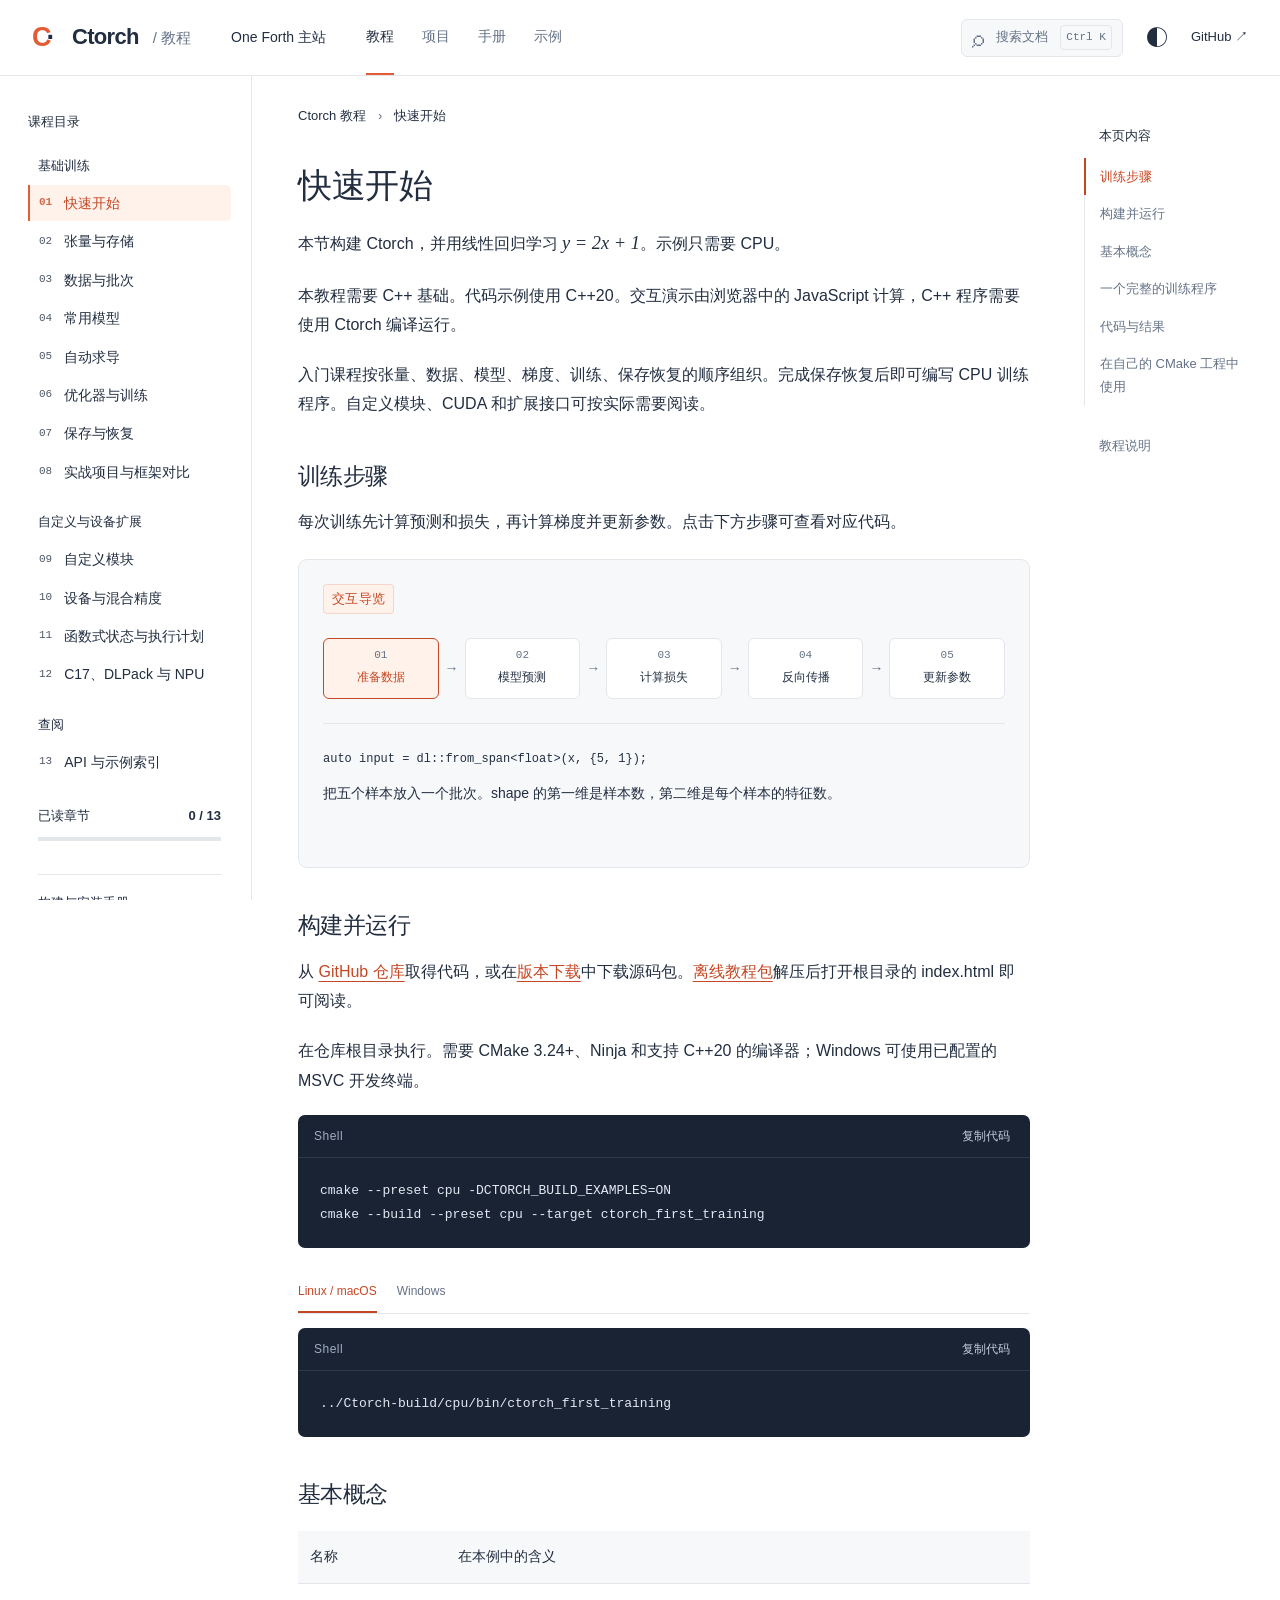
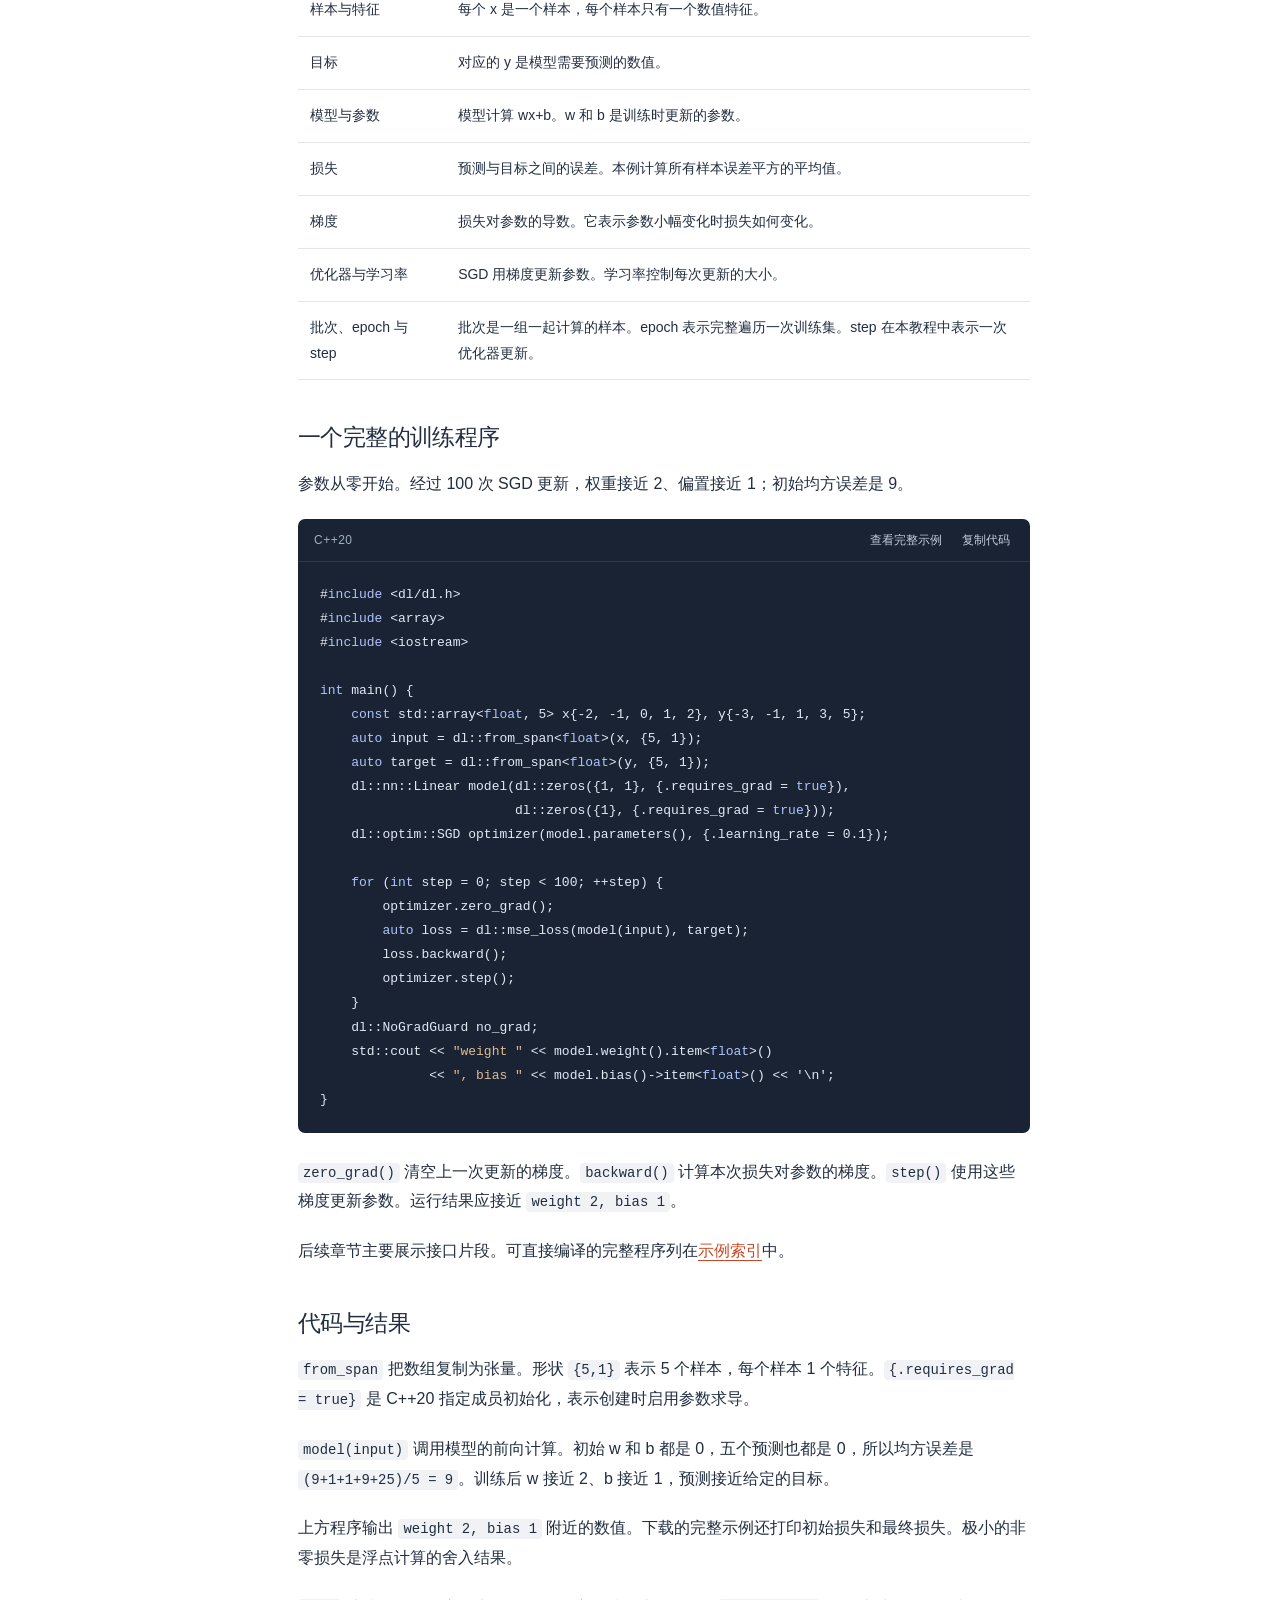
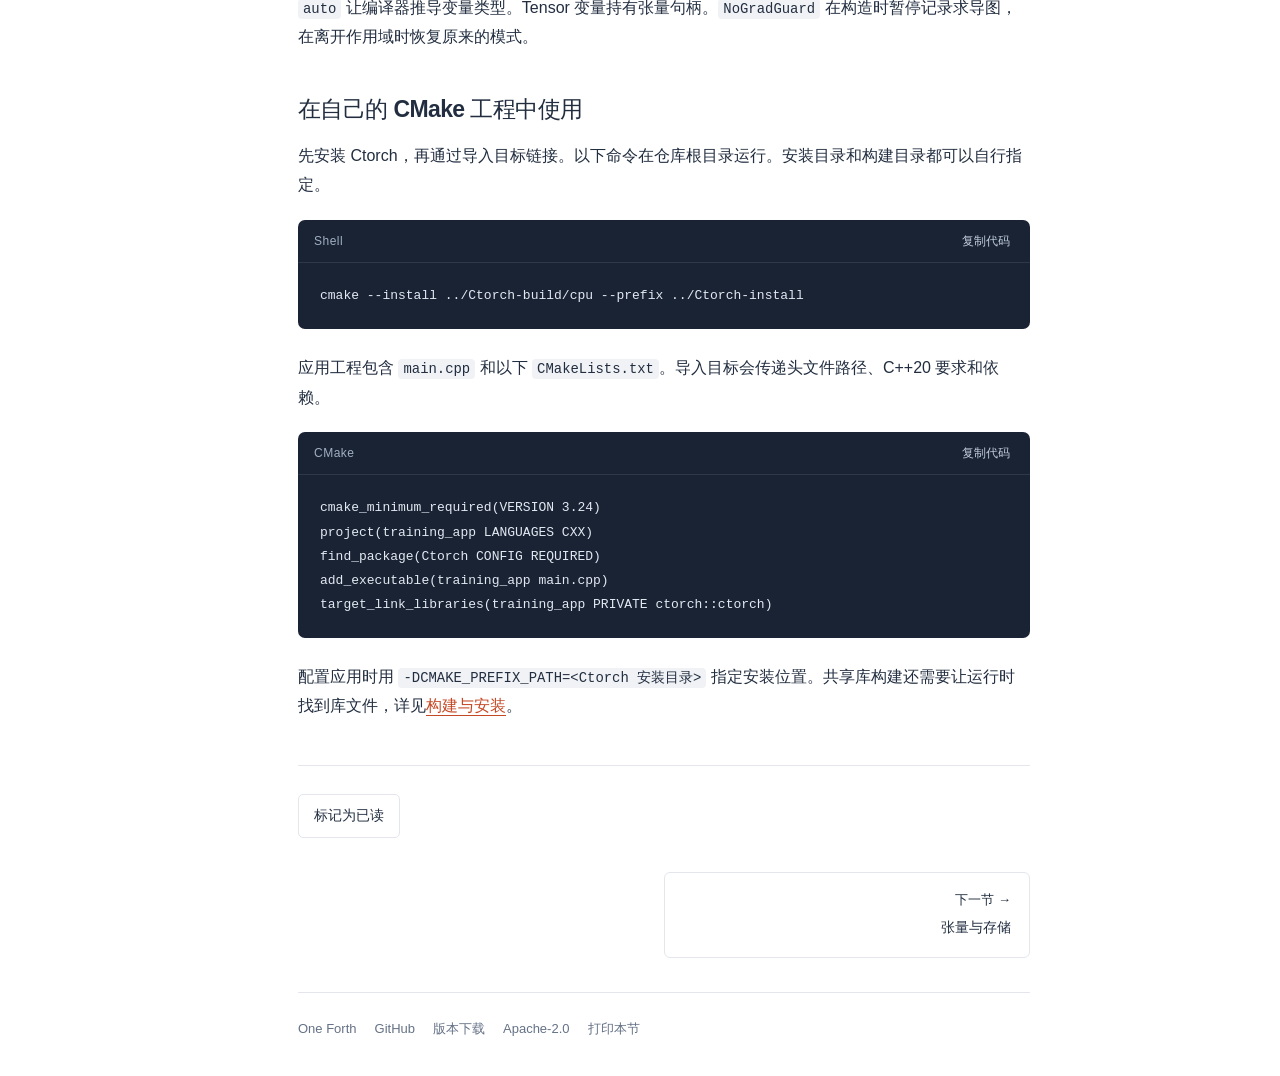
<file: docs/tutorial/index.html>
<!doctype html>
<html lang="zh-CN">
<head>
  <meta charset="utf-8">
  <meta name="viewport" content="width=device-width, initial-scale=1">
  <meta name="color-scheme" content="light dark">
  <meta name="description" content="Ctorch C++ 教程：张量、自动求导、数据加载、模型训练、保存恢复、设备和扩展。">
  <title>Ctorch 教程</title>
  <link rel="canonical" href="https://ctorch.one-forth.com/">
  <link rel="icon" href="data:,">
  <link rel="stylesheet" href="style.css">
  <script src="interface.js" defer></script>
  <script src="tutorial.js" defer></script>
</head>
<body>
  <a class="skip-link" href="#content">跳到正文</a>
  <header class="site-header">
    <button class="icon-button menu-button" id="menu" aria-label="打开课程目录" aria-controls="sidebar" aria-expanded="false">☰</button>
    <a class="brand" href="#quickstart" aria-label="Ctorch 教程首页"><span class="brand-mark" aria-hidden="true">C<span>·</span></span>Ctorch<span class="brand-section"> / 教程</span></a>
    <a class="home-link" href="https://one-forth.com" aria-label="返回 One Forth 主站"><span class="home-name">One Forth</span>主站</a>
    <nav class="top-links" aria-label="文档导航"><a href="#quickstart" class="current" aria-current="true">教程</a><a href="../projects/README.md">项目</a><a href="../README.md">手册</a><a href="../../examples/README.md">示例</a></nav>
    <div class="header-actions">
      <button id="search-open" class="search-trigger" aria-label="搜索教程"><span aria-hidden="true">⌕</span> <span class="search-label">搜索文档</span><kbd>Ctrl K</kbd></button>
      <button class="icon-button" id="theme" aria-label="切换深色主题" title="切换主题">◐</button>
      <a class="github-link" href="https://github.com/CSZSmaf/Ctorch" aria-label="在 GitHub 查看 Ctorch">GitHub <span aria-hidden="true">↗</span></a>
    </div>
  </header>
  <div class="page-shell">
    <aside class="sidebar" id="sidebar" aria-label="课程目录">
      <nav class="section-nav" aria-label="栏目导航"><a href="#quickstart" class="current" aria-current="true">教程</a><a href="../projects/README.md">项目</a><a href="../README.md">手册</a><a href="../../examples/README.md">示例</a></nav>
      <div class="sidebar-title">课程目录</div>
      <nav id="lesson-nav">
        <div class="nav-group">基础训练</div>
        <a href="#quickstart" aria-current="page"><span class="lesson-number">01</span>快速开始<span class="done-mark"></span></a>
        <a href="#tensors"><span class="lesson-number">02</span>张量与存储<span class="done-mark"></span></a>
        <a href="#data"><span class="lesson-number">03</span>数据与批次<span class="done-mark"></span></a>
        <a href="#models"><span class="lesson-number">04</span>常用模型<span class="done-mark"></span></a>
        <a href="#autograd"><span class="lesson-number">05</span>自动求导<span class="done-mark"></span></a>
        <a href="#training"><span class="lesson-number">06</span>优化器与训练<span class="done-mark"></span></a>
        <a href="#state"><span class="lesson-number">07</span>保存与恢复<span class="done-mark"></span></a>
        <a href="#projects"><span class="lesson-number">08</span>实战项目与框架对比<span class="done-mark"></span></a>
        <div class="nav-group">自定义与设备扩展</div>
        <a href="#modules"><span class="lesson-number">09</span>自定义模块<span class="done-mark"></span></a>
        <a href="#precision"><span class="lesson-number">10</span>设备与混合精度<span class="done-mark"></span></a>
        <a href="#execution"><span class="lesson-number">11</span>函数式状态与执行计划<span class="done-mark"></span></a>
        <a href="#extensions"><span class="lesson-number">12</span>C17、DLPack 与 NPU<span class="done-mark"></span></a>
        <div class="nav-group">查阅</div>
        <a href="#reference"><span class="lesson-number">13</span>API 与示例索引<span class="done-mark"></span></a>
      </nav>
      <div class="course-progress"><span>已读章节</span><strong id="progress-text">0 / 13</strong><progress id="progress" max="13" value="0" aria-label="已读章节"></progress></div>
      <a class="sidebar-reference" href="../build.md">构建与安装手册 <span aria-hidden="true">→</span></a>
    </aside>
    <button class="sidebar-scrim" id="scrim" aria-label="关闭课程目录" hidden></button>
    <main id="content" tabindex="-1">
      <div class="breadcrumb">Ctorch 教程 <span>›</span> <strong id="breadcrumb-title">快速开始</strong></div>

      <article class="lesson" id="quickstart" data-title="快速开始" data-description="构建 Ctorch 并运行线性回归。">
        <h1>快速开始</h1>
        <p class="lead">本节构建 Ctorch，并用线性回归学习 <span class="math" data-tex="y = 2x + 1">y = 2x + 1</span>。示例只需要 CPU。</p>
        <p>本教程需要 C++ 基础。代码示例使用 C++20。交互演示由浏览器中的 JavaScript 计算，C++ 程序需要使用 Ctorch 编译运行。</p>
        <p>入门课程按张量、数据、模型、梯度、训练、保存恢复的顺序组织。完成保存恢复后即可编写 CPU 训练程序。自定义模块、CUDA 和扩展接口可按实际需要阅读。</p>
        <h2 id="quickstart-cycle">训练步骤</h2>
        <p>每次训练先计算预测和损失，再计算梯度并更新参数。点击下方步骤可查看对应代码。</p>
        <div class="lab workflow-lab">
          <div class="lab-heading"><span class="lab-tag">交互导览</span></div>
          <div class="workflow" id="workflow" aria-label="训练步骤">
            <button data-stage="0" class="selected" aria-pressed="true"><span>01</span>准备数据</button><span class="flow-arrow">→</span>
            <button data-stage="1" aria-pressed="false"><span>02</span>模型预测</button><span class="flow-arrow">→</span>
            <button data-stage="2" aria-pressed="false"><span>03</span>计算损失</button><span class="flow-arrow">→</span>
            <button data-stage="3" aria-pressed="false"><span>04</span>反向传播</button><span class="flow-arrow">→</span>
            <button data-stage="4" aria-pressed="false"><span>05</span>更新参数</button>
          </div>
          <div class="workflow-detail" aria-live="polite"><code id="workflow-code">auto input = dl::from_span&lt;float&gt;(x, {5, 1});</code><p id="workflow-text">把五个样本放入一个批次。shape 的第一维是样本数，第二维是每个样本的特征数。</p></div>
        </div>
        <h2 id="quickstart-build">构建并运行</h2>
        <p>从 <a href="https://github.com/CSZSmaf/Ctorch">GitHub 仓库</a>取得代码，或在<a href="https://github.com/CSZSmaf/Ctorch/releases/latest">版本下载</a>中下载源码包。<a href="https://ctorch.one-forth.com/Ctorch-tutorial.zip">离线教程包</a>解压后打开根目录的 index.html 即可阅读。</p>
        <p>在仓库根目录执行。需要 CMake 3.24+、Ninja 和支持 C++20 的编译器；Windows 可使用已配置的 MSVC 开发终端。</p>
        <pre data-language="Shell"><code>cmake --preset cpu -DCTORCH_BUILD_EXAMPLES=ON
cmake --build --preset cpu --target ctorch_first_training</code></pre>
        <div class="tabs" role="tablist" aria-label="运行命令的操作系统">
          <button id="tab-unix" role="tab" aria-selected="true" aria-controls="run-unix">Linux / macOS</button>
          <button id="tab-windows" role="tab" aria-selected="false" aria-controls="run-windows" tabindex="-1">Windows</button>
        </div>
        <div id="run-unix" role="tabpanel" aria-labelledby="tab-unix"><pre data-language="Shell"><code>../Ctorch-build/cpu/bin/ctorch_first_training</code></pre></div>
        <div id="run-windows" role="tabpanel" aria-labelledby="tab-windows" hidden><pre data-language="PowerShell"><code>..\Ctorch-build\cpu\bin\ctorch_first_training.exe</code></pre></div>
        <h2 id="quickstart-terms">基本概念</h2>
        <table><thead><tr><th>名称</th><th>在本例中的含义</th></tr></thead><tbody>
        <tr><td>样本与特征</td><td>每个 x 是一个样本，每个样本只有一个数值特征。</td></tr>
        <tr><td>目标</td><td>对应的 y 是模型需要预测的数值。</td></tr>
        <tr><td>模型与参数</td><td>模型计算 wx+b。w 和 b 是训练时更新的参数。</td></tr>
        <tr><td>损失</td><td>预测与目标之间的误差。本例计算所有样本误差平方的平均值。</td></tr>
        <tr><td>梯度</td><td>损失对参数的导数。它表示参数小幅变化时损失如何变化。</td></tr>
        <tr><td>优化器与学习率</td><td>SGD 用梯度更新参数。学习率控制每次更新的大小。</td></tr>
        <tr><td>批次、epoch 与 step</td><td>批次是一组一起计算的样本。epoch 表示完整遍历一次训练集。step 在本教程中表示一次优化器更新。</td></tr>
        </tbody></table>
        <h2 id="quickstart-code">一个完整的训练程序</h2>
        <p>参数从零开始。经过 100 次 SGD 更新，权重接近 2、偏置接近 1；初始均方误差是 9。</p>
        <pre data-language="C++20" data-source="../../examples/first_training.cpp"><code>#include &lt;dl/dl.h&gt;
#include &lt;array&gt;
#include &lt;iostream&gt;

int main() {
    const std::array&lt;float, 5&gt; x{-2, -1, 0, 1, 2}, y{-3, -1, 1, 3, 5};
    auto input = dl::from_span&lt;float&gt;(x, {5, 1});
    auto target = dl::from_span&lt;float&gt;(y, {5, 1});
    dl::nn::Linear model(dl::zeros({1, 1}, {.requires_grad = true}),
                         dl::zeros({1}, {.requires_grad = true}));
    dl::optim::SGD optimizer(model.parameters(), {.learning_rate = 0.1});

    for (int step = 0; step &lt; 100; ++step) {
        optimizer.zero_grad();
        auto loss = dl::mse_loss(model(input), target);
        loss.backward();
        optimizer.step();
    }
    dl::NoGradGuard no_grad;
    std::cout &lt;&lt; "weight " &lt;&lt; model.weight().item&lt;float&gt;()
              &lt;&lt; ", bias " &lt;&lt; model.bias()-&gt;item&lt;float&gt;() &lt;&lt; '\n';
}</code></pre>
        <p><code>zero_grad()</code> 清空上一次更新的梯度。<code>backward()</code> 计算本次损失对参数的梯度。<code>step()</code> 使用这些梯度更新参数。运行结果应接近 <code>weight 2, bias 1</code>。</p>
        <p>后续章节主要展示接口片段。可直接编译的完整程序列在<a href="#reference-examples">示例索引</a>中。</p>

        <h2 id="quickstart-reading">代码与结果</h2>
        <p><code>from_span</code> 把数组复制为张量。形状 <code>{5,1}</code> 表示 5 个样本，每个样本 1 个特征。<code>{.requires_grad = true}</code> 是 C++20 指定成员初始化，表示创建时启用参数求导。</p>
        <p><code>model(input)</code> 调用模型的前向计算。初始 w 和 b 都是 0，五个预测也都是 0，所以均方误差是 <code>(9+1+1+9+25)/5 = 9</code>。训练后 w 接近 2、b 接近 1，预测接近给定的目标。</p>
        <p>上方程序输出 <code>weight 2, bias 1</code> 附近的数值。下载的完整示例还打印初始损失和最终损失。极小的非零损失是浮点计算的舍入结果。</p>
        <p><code>auto</code> 让编译器推导变量类型。Tensor 变量持有张量句柄。<code>NoGradGuard</code> 在构造时暂停记录求导图，在离开作用域时恢复原来的模式。</p>
        <h2 id="quickstart-project">在自己的 CMake 工程中使用</h2>
        <p>先安装 Ctorch，再通过导入目标链接。以下命令在仓库根目录运行。安装目录和构建目录都可以自行指定。</p>
        <pre data-language="Shell"><code>cmake --install ../Ctorch-build/cpu --prefix ../Ctorch-install</code></pre>
        <p>应用工程包含 <code>main.cpp</code> 和以下 <code>CMakeLists.txt</code>。导入目标会传递头文件路径、C++20 要求和依赖。</p>
        <pre data-language="CMake"><code>cmake_minimum_required(VERSION 3.24)
project(training_app LANGUAGES CXX)
find_package(Ctorch CONFIG REQUIRED)
add_executable(training_app main.cpp)
target_link_libraries(training_app PRIVATE ctorch::ctorch)</code></pre>
        <p>配置应用时用 <code>-DCMAKE_PREFIX_PATH=&lt;Ctorch 安装目录&gt;</code> 指定安装位置。共享库构建还需要让运行时找到库文件，详见<a href="../build.md">构建与安装</a>。</p>
      </article>

      <article class="lesson" id="tensors" data-title="张量与存储" data-description="理解 shape、stride、transpose 与共享存储。">
        <h1>张量与存储</h1>
        <p class="lead">Tensor 记录数据类型、设备、形状和步长。多个张量可以共享同一块存储。</p>
        <h2 id="tensors-shape">维度、形状与元素个数</h2>
        <p>维度数是轴的数量，shape 记录每个轴的长度。标量的形状是 <code>[]</code>，向量可以是 <code>[3]</code>，矩阵可以是 <code>[2,3]</code>。矩阵的两个轴分别有 2 和 3 个位置，共有 6 个元素。</p>
        <p>轴从 0 开始编号。形状为 <code>[2,3]</code> 时，<code>size(0)</code> 是 2，<code>size(1)</code> 是 3，<code>numel()</code> 是 6。步长 stride 表示沿某个轴移动一个位置时，在底层存储中跨过多少个元素。</p>
        <h2 id="tensors-layout">形状、步长与存储</h2>
        <p>每个格子显示“值 / 存储下标”。选择一个元素，观察逻辑位置与底层存储之间的对应。</p>
        <div class="lab">
          <div class="lab-heading"><span class="lab-tag">布局实验</span><button id="transpose" class="button small" aria-pressed="false">转置矩阵</button></div>
          <div class="layout-demo"><div><span class="field-label">逻辑视图</span><div id="tensor-grid" class="tensor-grid" aria-label="矩阵元素"></div></div><div class="layout-metadata"><code id="tensor-shape">shape = [2, 3]</code><code id="tensor-stride">stride = [3, 1]</code><p id="tensor-address" aria-live="polite">offset(0, 0) = 0 × 3 + 0 × 1 = 0</p></div></div>
          <span class="field-label">共享存储 · 6 个连续的 float</span><div id="storage-strip" class="storage-strip" aria-label="底层存储"></div>
          <p class="lab-caption">transpose 改变索引步长，底层六个值的顺序保持不变。</p>
        </div>
        <h2 id="tensors-create">创建与读取</h2>
        <pre data-language="C++"><code>const float values[] = {1, 2, 3, 4, 5, 6};
auto x = dl::from_span&lt;float&gt;(values, {2, 3});
auto transposed = x.transpose(0, 1);
std::cout &lt;&lt; dl::describe(transposed) &lt;&lt; '\n';
auto independent = transposed.clone();</code></pre>
        <p><code>describe</code> 只读取元信息。<code>to_vector&lt;float&gt;()</code> 按逻辑顺序取得宿主数值；读取 CUDA 数据时会产生设备传输。</p>
        <h2 id="tensors-views">视图与复制</h2>
        <table><thead><tr><th>操作</th><th>存储与求导关系</th></tr></thead><tbody><tr><td>复制 Tensor 句柄</td><td>继续持有同一身份和存储。</td></tr><tr><td><code>transpose / slice</code></td><td>建立共享存储的视图，反向映射到输入。</td></tr><tr><td><code>clone()</code></td><td>复制数值，梯度仍可回到输入。</td></tr><tr><td><code>detach()</code></td><td>共享存储，脱离当前求导历史。</td></tr><tr><td><code>detach().clone()</code></td><td>获得独立、无历史的数值副本。</td></tr></tbody></table>
        <p>广播可以让 <code>[2, 3]</code> 与 <code>[3]</code> 相加。反向时，广播出来的维度会归约回输入形状。更多算子见<a href="../tensors.md">张量与梯度手册</a>。</p>

        <h2 id="tensors-types">数据类型与设备</h2>
        <table><thead><tr><th>类型</th><th>常见用途</th></tr></thead><tbody>
        <tr><td><code>f32</code></td><td>默认浮点类型。通常用于模型参数和输入。</td></tr>
        <tr><td><code>f64</code></td><td>CPU 双精度计算和数值梯度比较。</td></tr>
        <tr><td><code>f16 / bf16</code></td><td>CUDA 混合精度计算。</td></tr>
        <tr><td><code>i64</code></td><td>类别标签、索引和 Embedding 输入。</td></tr>
        <tr><td><code>boolean</code></td><td>比较结果和注意力掩码。</td></tr>
        </tbody></table>
        <pre data-language="C++"><code>auto weight = dl::randn({3, 2}, {.requires_grad = true});
auto precise = dl::zeros({2, 3}, {.dtype = dl::DType::f64});
auto converted = precise.astype(dl::DType::f32);
auto scalar = dl::full({}, 2.0);  // 空 shape 表示标量。
float value = scalar.item&lt;float&gt;();</code></pre>
        <p><code>to(device)</code> 改变设备，<code>astype(dtype)</code> 改变类型。<code>data&lt;T&gt;()</code> 返回张量所在设备的地址；CUDA 地址不能由 CPU 直接解引用。非连续视图的原始地址也不代表按逻辑顺序排列的数组。读取逻辑值可使用 <code>to_vector&lt;T&gt;()</code>。</p>
        <h2 id="tensors-operations">广播、矩阵乘法与归约</h2>
        <pre data-language="C++"><code>auto input = dl::ones({4, 3});
auto weight = dl::randn({3, 2});
auto bias = dl::zeros({2});
auto output = dl::matmul(input, weight) + bias;  // [4, 2]
auto loss = dl::mean(output * output);           // 标量
auto first_two = output.narrow(0, 0, 2);         // [2, 2]
auto flattened = output.reshape({-1});           // [8]</code></pre>
        <p>广播从末维对齐形状。两个维度相等或其中一个为 1 时可以相容。<code>matmul</code> 对最后两个维度做矩阵乘法，并广播前面的批次维度。<code>reshape</code> 保持元素总数，最多使用一个 <code>-1</code> 推导维度；布局不能直接复用时会整理数据。</p>
        <h2 id="tensors-multiply">逐元素乘法与矩阵乘法</h2>
        <p><code>a * b</code> 按对应位置相乘，并遵循广播规则。<code>matmul(a, b)</code> 用矩阵的行与列计算内积。例如两个 <code>[2,2]</code> 张量做两种乘法，输出形状相同，但数值通常不同。</p>
        <pre data-language="C++"><code>const float values[] = {1, 2, 3, 4};
auto a = dl::from_span&lt;float&gt;(values, {2, 2});
auto elementwise = a * a;       // [[1, 4], [9, 16]]
auto matrix = dl::matmul(a, a); // [[7, 10], [15, 22]]</code></pre>
        <details class="exercise"><summary>练习：把 [2,3] 转置后，形状、步长和元素个数分别是多少？</summary><p>形状是 [3,2]，步长是 [1,3]，元素个数仍是 6。转置调整索引方式，不改变存储中的值。</p></details>
      </article>

      <article class="lesson" id="data" data-title="数据与批次" data-description="DataLoader 按样本编号整理批次。输入与标签在第一维对应同一个样本。">
        <h1>数据与批次</h1>
        <p class="lead">DataLoader 按样本编号整理批次。输入与标签在第一维对应同一个样本。</p>

        <h2 id="data-shapes">输入与标签</h2>
        <table><thead><tr><th>任务</th><th>输入</th><th>标签</th></tr></thead><tbody>
        <tr><td>表格分类</td><td>浮点数 <code>[N, F]</code></td><td>i64 <code>[N]</code>，值为 0 到 C−1</td></tr>
        <tr><td>图像分类</td><td>浮点数 <code>[N, C, H, W]</code></td><td>i64 <code>[N]</code></td></tr>
        <tr><td>回归</td><td>浮点特征</td><td>与模型输出对应的浮点目标</td></tr>
        <tr><td>语言模型</td><td>i64 token 编号 <code>[N, L]</code></td><td>下一 token 编号 <code>[N, L]</code></td></tr>
        </tbody></table>
        <p>N 表示样本数，F 表示特征数，C 表示类别数或图像通道数，H、W 表示图像尺寸，L 表示序列长度。</p>
        <h2 id="data-loader">创建数据加载器</h2>
        <pre data-language="C++"><code>const float features[] = {-1, -1, -1, 1, 1, -1, 1, 1};
const dl::Index labels[] = {0, 0, 0, 1};
dl::data::TensorDataset dataset{
    dl::from_span&lt;float&gt;(features, {4, 2}),
    dl::from_span&lt;dl::Index&gt;(labels, {4})
};
dl::Generator sampling{19};
dl::data::DataLoader loader(dataset, {.batch_size = 2, .shuffle = true}, sampling);

loader.reset();
while (auto batch = loader.next()) {
    std::cout &lt;&lt; dl::describe(batch-&gt;input) &lt;&lt; &#x27;\n&#x27;;
}</code></pre>
        <p><code>reset()</code> 开始新一轮采样。<code>next()</code> 返回下一个批次，到达结尾时返回空值。默认保留不足一个完整批次的剩余样本；<code>drop_last = true</code> 会丢弃它们。</p>
        <p>训练加载器通常使用打乱顺序。验证和测试使用固定顺序并保留末批。将训练与验证交给不同的 Generator，可以避免评估改变训练采样序列。</p>
        <h2 id="data-preprocess">缩放、轴顺序与标签</h2>
        <p>先确认读取器交付的数据类型、数值范围和轴顺序。下面用四个已读取的像素演示缩放和 NHWC 到 NCHW 的转换。</p>
        <pre data-language="C++"><code>const float pixels[] = {0, 64, 128, 255};
auto image = dl::from_span&lt;float&gt;(pixels, {1, 2, 2, 1}); // NHWC
auto input = (image / 255.0).permute({0, 3, 1, 2});    // NCHW [1,1,2,2]</code></pre>
        <p>除以 255 后像素处于 [0,1]。permute 交换轴顺序；reshape 只重新解释逻辑形状，不能代替 NHWC 到 NCHW 的轴交换。load_mnist 已经返回缩放后的 NCHW 数据，不需要再次除以 255。</p>
        <p>训练、验证和预测使用相同的固定预处理。按均值和标准差标准化时，只从训练集计算这些统计量，并在其他数据上复用。随机裁剪等增强通常只用于训练。分类标签保存为 i64 类别编号，不做像素归一化，也不需要为 cross_entropy 转成 one-hot。</p>
        <h2 id="data-collate">读取文件和变长样本</h2>
        <p>数据不适合一次放入张量时，使用 <code>DataLoader(size, collate, options, generator)</code>。collate 接收一批样本编号并返回 <code>Batch{input, target}</code>。它可以读取文件、执行增强或填充变长序列。所引用的数据集必须在加载器使用期间有效。</p>
        <p>MNIST 可使用 <code>dl::data::load_mnist(images, labels)</code> 读取已解压的 IDX 文件。返回图像为 <code>f32[N,1,H,W]</code>，像素除以 255；标签为 <code>i64[N]</code>。完整用法见<a href="../../examples/README.md">示例说明</a>。</p>
        <h2 id="data-custom-batch">编写整理函数</h2>
        <p>下面复用前面的 dataset 和 sampling。加载器提供样本编号，整理函数取出相应样本并沿第 0 轴堆叠。文件读取和数据增强也可放在同一个函数中。</p>
        <pre data-language="C++"><code>auto collate = [&amp;dataset](std::span&lt;const dl::Index&gt; indices) {
    std::vector&lt;dl::Tensor&gt; inputs, targets;
    for (auto index : indices) {
        inputs.push_back(dataset.input.select(0, index));
        targets.push_back(dataset.target.select(0, index));
    }
    return dl::data::Batch{dl::stack(inputs), dl::stack(targets)};
};
dl::data::DataLoader custom(dataset.size(), collate, {.batch_size = 2}, sampling);</code></pre>
        <p>单个输入形状是 [2]，堆叠后为 [批次大小,2]。单个标签是标量，堆叠后为 [批次大小]。这里只展示 Collate 的接口；已放入 TensorDataset 的数据可以直接使用前面的加载器。</p>
        <details class="exercise"><summary>练习：10 个样本按 batch_size=4 加载，末批有多少个样本？</summary><p>默认得到 4、4、2 三个批次。启用 drop_last 后只保留前两个批次。评估通常保留末批，使指标覆盖全部样本。</p></details>
        <h2 id="data-splits">划分训练、验证和测试集</h2>
        <p>先按任务划分数据，再生成批次。训练集用于计算梯度，验证集用于选择模型和超参数，测试集用于最终评估。归一化统计量只从训练集计算。序列数据先划分连续区间，再截取窗口，避免同一段内容跨集合重复出现。</p>
        <h2 id="data-prefetch">设备预取</h2>
        <pre data-language="C++"><code>dl::data::PrefetchLoader batches(loader, device, 2);
batches.reset();
while (auto batch = batches.next()) {
    auto prediction = model(batch-&gt;input);
}</code></pre>
        <p><code>device</code> 是模型所在设备。预取器提前准备批次，并复用 CPU 暂存缓冲区。通过它调用 <code>reset()</code> 和 <code>next()</code>。第四个参数设为 <code>true</code> 时，用一个后台 CPU 线程执行 collate。保存预取训练状态的方法见<a href="#state-resume">保存训练状态</a>。</p>
        <p>多输入、变长序列和采样方法见<a href="../data.md">数据加载手册</a>。完整应用见<a href="../projects/variable-length.md">变长文本分类</a>。</p>
      </article>

      <article class="lesson" id="models" data-title="常用模型" data-description="Sequential 可以组合按顺序执行的层。分支、残差连接和多输入模型使用自定义 Module。">
        <h1>常用模型</h1>
        <p class="lead">Sequential 可以组合按顺序执行的层。分支、残差连接和多输入模型使用自定义 Module。</p>

        <p>首次编写分类程序时，先完成本节的 MLP、分类输出和损失函数，再阅读自动求导与训练。CNN、循环网络和 Transformer 用于对应的图像或序列任务。</p>
        <h2 id="models-mlp">多层感知机</h2>
        <pre data-language="C++"><code>dl::nn::Sequential model;
model.append&lt;dl::nn::Linear&gt;(&quot;hidden&quot;, 2, 8);
model.append&lt;dl::nn::ReLU&gt;(&quot;activation&quot;);
model.append&lt;dl::nn::Linear&gt;(&quot;output&quot;, 8, 2);
auto logits = model(dl::zeros({16, 2}));  // [16, 2]</code></pre>
        <p><code>Linear</code> 对输入末维做线性变换。上例输入每个样本有两个特征，输出两个类别的 logits。交叉熵直接接收 logits，前面不需要加 softmax。</p>
        <h2 id="models-mlp-shapes">MLP 的形状与参数</h2>
        <table><thead><tr><th>步骤</th><th>输出形状</th><th>作用</th></tr></thead><tbody>
        <tr><td>输入</td><td>[16,2]</td><td>16 个样本，每个样本有两个特征</td></tr>
        <tr><td>Linear(2,8)</td><td>[16,8]</td><td>每个样本得到 8 个线性组合</td></tr>
        <tr><td>ReLU</td><td>[16,8]</td><td>负数变为 0，非负数保持原值</td></tr>
        <tr><td>Linear(8,2)</td><td>[16,2]</td><td>每个样本得到两个类别分数</td></tr>
        </tbody></table>
        <p>第一层有 8×2 个权重和 8 个偏置。第二层有 2×8 个权重和 2 个偏置，总共 42 个参数。ReLU 没有参数。加入非线性激活后，多层网络才不等价于一次线性变换。<code>dl::summary(model)</code> 可以查看模块和参数数量。</p>
        <h2 id="models-logits">分类分数、概率与损失</h2>
        <p>logits 是模型输出的类别分数，可以为负，也不要求相加等于 1。softmax 把分数转换为非负且总和为 1 的概率。argmax 返回最大分数的位置，也就是预测类别编号。</p>
        <span class="math-display" data-display data-tex="p_i = \frac{e^{z_i}}{\sum_{j=0}^{C-1}e^{z_j}}, \qquad L = -\log p_y">pᵢ = exp(zᵢ) / Σⱼ exp(zⱼ)，L = −log(pᵧ)</span>
        <p>C 是类别数，zᵢ 是类别 i 的分数，pᵢ 是对应概率。y 是真实类别编号，L 是单个样本的交叉熵损失。</p>
        <div class="lab">
  <div class="lab-heading"><span class="lab-tag">二分类输出</span><span>类别 0 的分数固定为 0</span></div>
  <label class="range-label" for="logit-score">类别 1 的分数 <output id="logit-value">2.0</output></label>
  <input id="logit-score" type="range" min="-6" max="6" step="0.5" value="2">
  <div class="probability-bars"><label for="probability-zero">类别 0</label><progress id="probability-zero" max="1" value="0.1192"></progress><output id="probability-zero-value">0.1192</output><label for="probability-one">类别 1</label><progress id="probability-one" max="1" value="0.8808"></progress><output id="probability-one-value">0.8808</output></div>
  <label class="target-label" for="classification-target">真实标签 <select id="classification-target"><option value="0">类别 0</option><option value="1" selected>类别 1</option></select></label>
  <div class="metrics two" aria-live="polite"><div><span>预测类别</span><strong id="classification-prediction">1</strong></div><div><span>交叉熵损失</span><strong id="classification-loss">0.1269</strong></div></div>
        </div>
        <p>交叉熵等于真实类别概率的负自然对数。上例真实标签为 1 时，增大类别 1 的分数会降低损失。切换真实标签不会改变模型输出，只会改变损失。训练时把原始 logits 交给 cross_entropy；需要显示概率时再调用 softmax。</p>
        <pre data-language="C++"><code>const float scores[] = {0, 2};
const dl::Index labels[] = {1};
auto logits = dl::from_span&lt;float&gt;(scores, {1, 2});
auto target = dl::from_span&lt;dl::Index&gt;(labels, {1});
auto probabilities = dl::softmax(logits, 1); // 约 [0.1192, 0.8808]
auto predicted = dl::argmax(logits, 1);      // 类别 1
auto loss = dl::cross_entropy(logits, target); // 约 0.1269</code></pre>
        <p>概率最大并不保证分类正确。判断模型效果时，应在未参与训练的数据上比较预测和标签。</p>
        <h2 id="models-cnn">卷积网络</h2>
        <pre data-language="C++"><code>dl::nn::Sequential cnn;
cnn.append&lt;dl::nn::Conv2d&gt;(&quot;conv&quot;, 1, 8, dl::Size2{3},
                          dl::Conv2dOptions{.padding = 1});
cnn.append&lt;dl::nn::BatchNorm2d&gt;(&quot;norm&quot;, 8);
cnn.append&lt;dl::nn::ReLU&gt;(&quot;relu&quot;);
cnn.append&lt;dl::nn::MaxPool2d&gt;(&quot;pool&quot;);
cnn.append&lt;dl::nn::Flatten&gt;(&quot;flatten&quot;);
cnn.append&lt;dl::nn::Linear&gt;(&quot;output&quot;, 8 * 14 * 14, 10);
auto logits = cnn(dl::zeros({4, 1, 28, 28}));  // [4, 10]</code></pre>
        <p>卷积输入采用 NCHW 布局。上例卷积保持 28×28 空间尺寸，默认 2×2 池化得到 14×14。BatchNorm 在训练时更新运行统计量，评估时使用已保存的统计量。完整分类程序见 <a href="../../examples/mnist_cnn.cpp">mnist_cnn.cpp</a>。</p>
        <h2 id="models-recurrent">RNN、GRU 与 LSTM</h2>
        <pre data-language="C++"><code>dl::nn::GRU recurrent(6, 12);
auto sequence = dl::randn({10, 4, 6});
auto result = recurrent.run(sequence);
std::cout &lt;&lt; dl::describe(result.output) &lt;&lt; &#x27;\n&#x27;;  // [10, 4, 12]
std::cout &lt;&lt; dl::describe(result.hidden) &lt;&lt; &#x27;\n&#x27;;  // [1, 4, 12]</code></pre>
        <p>默认序列布局是 <code>[时间, 批次, 特征]</code>。<code>batch_first = true</code> 改为 <code>[批次, 时间, 特征]</code>。隐藏状态布局为 <code>[层数×方向数, 批次, 隐藏维度]</code>。LSTM 还返回 cell 状态。</p>
        <p>跨片段保留状态时，把上一段的 hidden 和 cell 传给下一段。截断反向传播时先对它们调用 <code>detach()</code>，使前一段的计算图结束。完整 GRU 训练见 <a href="../../examples/recurrent_train.cpp">recurrent_train.cpp</a>。</p>
        <h2 id="models-attention">Embedding 与 Transformer</h2>
        <pre data-language="C++"><code>dl::nn::Embedding tokens(256, 32);
dl::nn::TransformerEncoder encoder(2, 32, 4, 128, 0.1);
auto ids = dl::zeros({4, 16}, {.dtype = dl::DType::i64});
auto features = tokens(ids);                    // [4, 16, 32]
auto keep = dl::causal_mask(16, 16);
auto encoded = encoder.forward(features, keep); // [4, 16, 32]</code></pre>
        <p>注意力输入采用 <code>[批次, 序列, 特征]</code>。特征维度必须能被头数整除。布尔掩码中 <code>true</code> 表示允许关注，因果掩码只保留当前位置和之前的位置。位置编码需由模型显式加入，TransformerEncoder 不会自动生成位置编码。</p>
        <p><a href="../../examples/byte_transformer.cpp">字节语言模型</a>演示词表 Embedding、位置 Embedding、因果注意力、共享输出权重和下一字节预测。</p>
        <h2 id="models-losses">输出与损失函数</h2>
        <table><thead><tr><th>任务</th><th>损失</th><th>输出与目标</th></tr></thead><tbody>
        <tr><td>回归</td><td><code>mse_loss</code></td><td>浮点预测和同形状目标</td></tr>
        <tr><td>单标签分类</td><td><code>cross_entropy</code></td><td>logits <code>[N,C]</code> 与 i64 标签 <code>[N]</code></td></tr>
        <tr><td>二分类或多标签分类</td><td><code>binary_cross_entropy_with_logits</code></td><td>logits 与同形状的 0/1 浮点目标</td></tr>
        <tr><td>序列分类</td><td><code>cross_entropy</code></td><td>把 logits 展平为 <code>[N×L,C]</code>，标签展平为 <code>[N×L]</code></td></tr>
        </tbody></table>
        <p>高维分类输出遵循 <code>[N,C,...]</code> 的类别轴约定。序列模型的类别通常在末维，因此上表先把序列维展平。</p>
        <p><code>LossReduction::mean</code> 求平均值，<code>sum</code> 求总和，<code>none</code> 保留逐项损失。序列填充位置可以使用交叉熵的 <code>ignore_index</code> 参数，计算指标时也应排除这些位置。</p>
        <p>二分类可以输出 <code>[batch, 1]</code>，多标签分类可以输出 <code>[batch, classes]</code>。目标使用同形状的浮点张量，每个值位于 <code>[0,1]</code>。训练时把 logits 直接交给 <code>binary_cross_entropy_with_logits</code>，预测时再用 <code>sigmoid</code> 得到每个独立类别的概率。完整用法见<a href="../training.md#分类输出与损失">训练手册</a>。</p>
      </article>

      <article class="lesson" id="autograd" data-title="自动求导" data-description="计算图、链式法则、梯度累计与求导模式。">
        <h1>自动求导</h1>
        <p class="lead">自动求导根据前向运算计算梯度。同一变量参与多个分支时，反向传播会把各分支的梯度相加。</p>
        <h2 id="autograd-chain">计算图与链式法则</h2>
        <p>前向计算把张量运算连接为计算图。参数通常是手动创建的叶张量，前向产生的中间张量记录自己的来源。开启求导的浮点叶张量可以通过 grad() 取得累计梯度。</p>
        <p>设 <span class="math" data-tex="h=3x">h=3x</span>，损失为 <span class="math" data-tex="L=h^2">L=h²</span>。链式法则把两步求导的结果相乘：</p>
        <span class="math-display" data-display data-tex="\frac{dL}{dx} = \frac{dL}{dh}\frac{dh}{dx} = 2h \cdot 3 = 18x">dL/dx = (dL/dh)(dh/dx) = 2h × 3 = 18x</span>
        <p>输入 x=2 时，梯度为 36。多个分支使用同一个变量时，各分支的梯度相加。</p>
        <h2 id="autograd-graph">分支梯度相加</h2>
        <div class="lab">
          <div class="lab-heading"><span class="lab-tag">链式法则</span><span class="math" data-tex="L = x^2 + x">L = x² + x</span></div>
          <label class="range-label" for="gradient-x">输入 x <output id="gradient-x-value">2.0</output></label><input id="gradient-x" type="range" min="-3" max="3" step="0.1" value="2">
          <div class="gradient-paths"><div class="math-node">x<span id="graph-x">2.0</span></div><div class="path-branches"><div><span data-tex="x \times x">x × x</span><span>贡献 <span data-tex="2x =">2x =</span> <b id="gradient-square">4.0</b></span></div><div>x <span>贡献 1</span></div></div><div class="math-node accent">L<span id="graph-loss">6.00</span></div></div>
          <div class="formula"><span data-tex="\frac{dL}{dx} = 2x + 1 =">dL/dx = 2x + 1 =</span> <strong id="gradient-result">5.0</strong></div>
          <div class="lab-controls"><button id="backward" class="button primary">反向一次</button><button id="zero-gradient" class="button">清空梯度</button><span class="status" aria-live="polite">叶梯度 <strong id="accumulated-gradient">空</strong></span></div>
          <p class="lab-caption">每次点击代表重新前向，再执行 backward。移动 x 会开始一组新的演示；连续反向会累计叶梯度。</p>
        </div>
        <h2 id="autograd-code">求导与累计</h2>
        <pre data-language="C++"><code>auto x = dl::full({}, 2.0, {.requires_grad = true});
auto loss = x * x + x;
loss.backward();
std::cout &lt;&lt; x.grad()-&gt;item&lt;float&gt;();  // 5

// 下一次前向建立新的计算图，叶梯度继续累计。
(x * x + x).backward();
std::cout &lt;&lt; x.grad()-&gt;item&lt;float&gt;();  // 10
x.zero_grad();</code></pre>
        <h2 id="autograd-eval">评估模式与求导模式</h2>
        <p><code>model.eval()</code> 控制 Dropout、BatchNorm 等层的行为；<code>NoGradGuard</code> 控制是否记录求导图。评估通常同时使用二者。</p>
        <pre data-language="C++"><code>model.eval();
dl::NoGradGuard no_grad;
auto prediction = model(input);</code></pre>
        <p>普通训练在每次更新前清空梯度。微批训练先累计多个前向的加权损失梯度，再执行一次更新。</p>

        <h2 id="autograd-grad">直接返回梯度</h2>
        <pre data-language="C++"><code>auto x = dl::full({3}, 2.0, {.requires_grad = true});
auto output = x * x;
auto seed = dl::ones_like(output);
auto gradients = dl::grad(output, {x}, seed);
auto dx = gradients[0]-&gt;to_vector&lt;float&gt;();  // {4, 4, 4}</code></pre>
        <p>非标量输出需要提供同形状的上游梯度。上例用全 1 的上游梯度求输出总和对 x 的导数。<code>dl::grad</code> 返回梯度而不写入叶张量的 <code>grad()</code>。未连接到输出的输入对应空的 optional。</p>
        <p>一次反向会消费当前计算图。需要再次反向时应重新执行前向。当前求导接口只建立一阶反向计算，不对反向过程继续构图。</p>
        <h2 id="autograd-freeze">冻结参数</h2>
        <p><code>parameter.requires_grad_(false)</code> 停止记录该参数的梯度。<code>module.requires_grad_(false)</code> 冻结整个子模块。冻结之前已有的梯度需清空。<code>eval()</code> 不会冻结参数，<code>requires_grad_</code> 也不会切换 Dropout 或 BatchNorm 的模式。</p>
        <details class="exercise"><summary>练习：x=2 时对 <span class="math" data-tex="L=x^2+x">L=x²+x</span> 连续执行两次新的前向和反向，叶梯度是多少？</summary><p>第一次为 5，第二次累计为 10。两次之间调用 x.zero_grad() 后，第二次得到 5。重新前向是因为每次反向会消费对应的计算图。</p></details>
      </article>

      <article class="lesson" id="training" data-title="优化器与训练" data-description="SGD、批次训练、评估指标、梯度累计和学习率调度。">
        <h1>优化器与训练</h1>
        <p class="lead">本节介绍参数更新、批次训练、评估指标和学习率调度。下面的线性回归演示使用快速开始中的五个样本。</p>
        <h2 id="training-lab">线性回归演示</h2>
        <div class="lab training-lab">
          <div class="lab-heading"><span class="lab-tag">SGD 实验</span><span class="math" data-tex="\hat{y} = wx + b">ŷ = wx + b</span></div>
          <div class="training-charts"><figure><figcaption><span class="legend-dot target"></span>目标样本 <span class="legend-line"></span>当前预测</figcaption><svg id="fit-chart" viewBox="0 0 400 250" role="img" aria-label="线性回归预测与目标样本"></svg></figure><figure><figcaption>均方误差 <span class="muted">· log₁₀ 刻度</span></figcaption><svg id="loss-chart" viewBox="0 0 400 250" role="img" aria-label="每次更新后的均方误差"></svg></figure></div>
          <div class="metrics"><div><span>更新次数</span><strong id="train-step">0</strong></div><div><span>权重 w</span><strong id="train-weight">0.0000</strong></div><div><span>偏置 b</span><strong id="train-bias">0.0000</strong></div><div><span>当前 MSE</span><strong id="train-loss">9.0000</strong></div></div>
          <label class="range-label" for="learning-rate">学习率 η <output id="learning-rate-value">0.10</output></label><input id="learning-rate" type="range" min="0.01" max="0.45" step="0.01" value="0.1">
          <div class="lab-controls"><button id="train-one" class="button primary">更新 1 步</button><button id="train-many" class="button">连续 50 步</button><button id="train-reset" class="button quiet">重置</button><span id="train-status" class="status" aria-live="polite">从 w = 0、b = 0 开始。</span></div>
          <p class="lab-caption">这里直接计算同一个 MSE 和 SGD 公式，无动量、无权重衰减。浏览器使用 JavaScript 双精度；C++ 示例默认 FP32，舍入结果可能略有不同。</p>
        </div>
        <h2 id="training-equations">均方误差与 SGD</h2>
        <div class="equation-card">
          <span class="math-display" data-display data-tex="L = \frac{1}{N}\sum_{i=1}^{N}(wx_i+b-y_i)^2">L = mean((wx + b − y)²)</span>
          <span class="math-display" data-display data-tex="\frac{\partial L}{\partial w} = \frac{2}{N}\sum_{i=1}^{N}(wx_i+b-y_i)x_i">∂L/∂w = 2 · mean((wx + b − y)x)</span>
          <span class="math-display" data-display data-tex="\frac{\partial L}{\partial b} = \frac{2}{N}\sum_{i=1}^{N}(wx_i+b-y_i)">∂L/∂b = 2 · mean(wx + b − y)</span>
          <span class="math-display update-rule" data-display data-tex="w \leftarrow w-\eta\frac{\partial L}{\partial w}, \qquad b \leftarrow b-\eta\frac{\partial L}{\partial b}">w ← w − η ∂L/∂w；b ← b − η ∂L/∂b</span>
        </div>
        <p>N 是批次中的样本数。xᵢ 是第 i 个输入，yᵢ 是对应标签。w 是权重，b 是偏置，η 是学习率。</p>
        <p>初始梯度为 <code>dw = −8</code>、<code>db = −2</code>。学习率 0.1 时，第一次更新得到 <code>w = 0.8</code>、<code>b = 0.2</code>，更新后的 MSE 为 3.52。增大学习率后，参数可能在目标值两侧振荡。学习率过大会导致训练不收敛。</p>
        <h2 id="training-counts">训练循环的计数</h2>
        <p>数据章节的四样本示例每批读取两个样本，一轮完成两次更新。下面运行 20 轮，共完成 40 次更新。页面末尾的完整分类程序使用 64 个训练样本和 batch_size=16，一轮四次更新，20 轮共 80 次。</p>
        <p>梯度累计时，多个微批共同完成一次更新。因此微批次数不一定等于 step。学习率、保存间隔和日志中的计数应使用同一个约定。</p>
        <h2 id="training-batches">批次训练与学习率调度</h2>
        <p>以下代码使用<a href="#data">数据章节</a>中的加载器和<a href="#models-mlp">两层分类模型</a>。Adam 的一阶、二阶矩估计在多次更新之间保留，优化器应在循环外创建。</p>
        <pre data-language="C++"><code>dl::optim::Adam optimizer(model.parameters(), {.learning_rate = 0.03});
dl::optim::StepLR scheduler(optimizer, 20, 0.5);
for (int epoch = 0; epoch &lt; 20; ++epoch) {
    model.train();
    loader.reset();
    while (auto batch = loader.next()) {
        optimizer.zero_grad();
        auto logits = model(batch-&gt;input);
        auto loss = dl::cross_entropy(logits, batch-&gt;target);
        loss.backward();
        optimizer.step();
        scheduler.step();
    }
}</code></pre>
        <p>上例每完成 20 次参数更新，把学习率乘以 0.5。调度器每调用一次 <code>step()</code> 就前进一步；也可以按轮调用，但间隔就以轮数计。混合精度跳过参数更新时，调度器也应保持原位。</p>
        <table><thead><tr><th>优化器</th><th>更新特点</th></tr></thead><tbody>
        <tr><td>SGD</td><td>按当前梯度更新，可加入动量和 Nesterov 动量。</td></tr>
        <tr><td>Adam / AdamW</td><td>维护梯度的一阶和二阶矩。AdamW 单独施加权重衰减。</td></tr>
        <tr><td>RMSprop</td><td>用梯度平方的移动平均缩放更新。</td></tr>
        <tr><td>Adagrad</td><td>用累计梯度平方调整各参数的步长。</td></tr>
        </tbody></table>
        <p><code>ParameterGroup</code> 可以为不同参数组指定学习率和权重衰减。分阶段冻结和微调见 <a href="../../examples/finetune.cpp">finetune.cpp</a>。其他调度器包括 MultiStepLR、ExponentialLR、CosineAnnealingLR 和 LinearLR。</p>
        <h2 id="training-evaluation">验证损失与准确率</h2>
        <pre data-language="C++"><code>struct Metrics {
    double loss;
    double accuracy;
};

// 最后一个批次可能较小，因此损失按样本数加权。
Metrics evaluate(dl::nn::Sequential&amp; model, dl::data::DataLoader&amp; loader) {
    model.eval();
    dl::NoGradGuard no_grad;
    loader.reset();
    double loss_sum = 0;
    dl::Index count = 0, correct = 0;
    while (auto batch = loader.next()) {
        auto logits = model(batch-&gt;input);
        const auto size = batch-&gt;target.numel();
        loss_sum += dl::cross_entropy(logits, batch-&gt;target).item&lt;float&gt;() * size;
        auto matches = dl::eq(dl::argmax(logits, 1), batch-&gt;target);
        correct += static_cast&lt;dl::Index&gt;(dl::sum(matches.astype(dl::DType::f32)).item&lt;float&gt;());
        count += size;
    }
    return {loss_sum / count, static_cast&lt;double&gt;(correct) / count};
}</code></pre>
        <p><code>validation</code> 是单独的验证加载器。每批的平均损失乘以有效样本数后再累加，最后除以总样本数，避免末批较小时指标失真。<code>evaluate(model, validation)</code> 返回平均损失与准确率。NoGradGuard 在函数返回时恢复求导模式。</p>
        <h2 id="training-metrics">如何解释评估结果</h2>
        <p>loss 是平均损失，accuracy 是预测类别正确的样本比例。准确率只看最大分数对应的类别；损失还反映真实类别的分数，所以准确率不变时损失仍可能下降。</p>
        <p>验证损失连续上升而训练损失继续下降时，可能发生过拟合。可以按验证损失保存最佳权重，并检查数据划分、预处理、训练轮数和模型容量。测试集不用于选择训练轮数或调节超参数。</p>
        <p>evaluate 会把模型设为评估模式。下一轮训练先调用 model.train()。函数内的 NoGradGuard 会在返回时结束，指标使用普通数值累计，不保留训练计算图。</p>
        <h2 id="training-accumulation">梯度累计与裁剪</h2>
        <p>显存不足时，把一次更新所需的批次拆成多个微批。假设整批有 N 个有效样本，每个微批有 n 个，平均损失乘以 n/N 后再反向。整个更新窗口只清空一次梯度并执行一次 <code>step()</code>。忽略标签和变长序列按有效目标数加权。</p>
        <p>裁剪在所有微批反向结束后进行。<code>dl::optim::clip_grad_norm(model.parameters(), 1.0)</code> 把总梯度范数限制为 1。AMP 的梯度还原顺序见<a href="#precision-clip">梯度还原与裁剪</a>。</p>
        <h2 id="training-complete">完整分类程序</h2>
        <p>完整程序见 <a href="../../examples/training_basics.cpp">training_basics.cpp</a>。程序生成 64 个训练样本和 25 个不同位置的验证样本，完成批次训练、评估、学习率调度和保存恢复，不需要下载数据。</p>
        <pre data-language="Shell"><code>cmake --build --preset cpu --target ctorch_training_basics
../Ctorch-build/cpu/bin/ctorch_training_basics ../Ctorch-build/training-basics.ct</code></pre>
        <p>Windows 运行命令为 <code>..\Ctorch-build\cpu\bin\ctorch_training_basics.exe ..\Ctorch-build\training-basics.ct</code>。程序输出每五轮的验证指标以及恢复后的指标。恢复前后的指标应一致；这个简单数据集只用于学习训练流程。</p>
        <h2 id="training-result">完整程序的输出</h2>
        <p>程序每五轮打印一次验证结果。训练完成后，先恢复检查点并重新评估，再预测一个新样本。一次 FP32 CPU 运行的末尾输出如下，具体浮点尾数可能随编译器变化。</p>
        <pre data-language="输出"><code>epoch 20, loss 0.027944, accuracy 1.000000
restored step 80, loss 0.027944, accuracy 1.000000
prediction 1, class 1 probability 0.999995</code></pre>
        <p>restored step 80 表示已完成 80 次优化器更新。保存前后的验证指标相同。accuracy 1.0 表示本例的 25 个验证样本全部分类正确。</p>
        <h2 id="training-real">数据集训练示例</h2>
        <p>数据加载器负责采样顺序、批次整理与游标。训练集更新参数，验证集选择模型，测试集在选模完成后评估。优化器只在一个梯度累计窗口结束时更新。</p>
        <div class="link-cards"><a href="../../examples/README.md"><strong>MNIST 分类 <span aria-hidden="true">→</span></strong><p>MLP 与 CNN，完整的数据、验证和恢复入口。</p></a><a href="../../examples/byte_transformer.cpp"><strong>字节语言模型 <span aria-hidden="true">→</span></strong><p>因果注意力、共享词表权重与下一字节预测。</p></a></div>
        <p>MNIST 与语言模型示例从指定文件读取数据。数据准备和运行参数见<a href="../../examples/README.md">示例说明</a>。</p>
      </article>

      <article class="lesson" id="state" data-title="保存与恢复" data-description="区分状态视图和独立快照，保存完整训练进度。">
        <h1>保存与恢复</h1>
        <p class="lead"><code>state_dict()</code> 返回的张量与模型共享存储。保存最佳模型时应先复制数值，使快照独立于后续更新。</p>
        <h2 id="state-choice">选择保存内容</h2>
        <table><thead><tr><th>用途</th><th>保存内容</th><th>恢复方式</th></tr></thead><tbody>
        <tr><td>预测或评估</td><td>模型参数和缓冲区</td><td>构造模型后用 load_state_dict 加载</td></tr>
        <tr><td>继续训练</td><td>模型、优化器、随机状态，以及使用中的加载器、调度器和 GradScaler</td><td>构造对应对象后用 restore_checkpoint 恢复</td></tr>
        <tr><td>记录最佳模型</td><td>独立的模型数值副本</td><td>用 clone_state 取得快照，再用于最终评估</td></tr>
        </tbody></table>
        <p>优化器状态可能包含动量、梯度矩估计和步数。只恢复模型权重后重新创建优化器，后续更新通常不会等同于从中断位置继续训练。</p>
        <h2 id="state-snapshot">状态表与独立快照</h2>
        <div class="lab">
          <div class="lab-heading"><span class="lab-tag">状态实验</span><span>初始 weight = 1</span></div>
          <div class="state-cards"><div><code>model</code><strong id="state-model">1</strong><span>当前参数</span></div><div><code>state_dict()</code><strong id="state-view">1</strong><span>共享存储的状态表</span></div><div class="snapshot-card"><code>clone_state(...)</code><strong id="state-snapshot-value">1</strong><span>独立数值快照</span></div></div>
          <div class="lab-controls"><button id="state-update" class="button primary">参数增加 1</button><button id="state-capture" class="button">重新取快照</button><button id="state-reset" class="button quiet">重置</button></div>
        </div>
        <pre data-language="C++"><code>auto view = model.state_dict();
auto best = dl::clone_state(view);  // 独立 CPU 副本，脱离求导历史。
// 后续更新改变 model 和 view，best 保留采集时的数值。
model.load_state_dict(best);
dl::io::save("weights.ct", model.state_dict());</code></pre>
        <h2 id="state-resume">保存训练状态</h2>
        <pre data-language="C++"><code>// 在一次 optimizer.step() 完成后保存。
auto saved = dl::io::capture_checkpoint(model, optimizer, {.step = 100});
dl::io::save_checkpoint("training.ct", saved);

// 先构造相同结构、迁移设备，再创建优化器。
auto loaded = dl::io::load_checkpoint("training.ct");
auto progress = dl::io::restore_checkpoint(loaded, model, optimizer);</code></pre>
        <p>训练快照包含参数、buffer、优化器槽、训练进度和默认随机流。使用 DataLoader、调度器或 GradScaler 时，把对应对象一并传给快照接口。恢复从下一个更新窗口开始。</p>
        <h2 id="state-shared">共享参数的名称</h2>
        <p>同一张量登记在 <code>a.weight</code> 与 <code>b.weight</code> 时，以字典序最小的 <code>a.weight</code> 作为规范名，只更新一次。改变子模块登记顺序不改变规范名。</p>
        <p><code>state_aliases()</code> 展示其他路径与规范名的对应。加载仍接受当前模块树中的旧别名，因此旧检查点可沿相同的登记路径恢复。如果修改了参数路径，需要先把检查点中的名称映射为新名称。</p>

        <h2 id="state-full">同时保存采样器和调度器</h2>
        <p>下面的代码使用同一组已构造对象演示保存和恢复。新进程中需要先构造相同结构的模型、优化器、数据集和调度器。</p>
        <pre data-language="C++"><code>std::array schedules{dl::io::NamedScheduler{&quot;learning_rate&quot;, scheduler}};
auto checkpoint = dl::io::capture_checkpoint(
    model, optimizer, {.epoch = epoch, .step = step}, &amp;loader, {}, schedules);
dl::io::save_checkpoint(&quot;training.ct&quot;, checkpoint);

auto progress = dl::io::restore_checkpoint(
    dl::io::load_checkpoint(&quot;training.ct&quot;), model, optimizer, &amp;loader, {}, schedules);</code></pre>
        <p>在轮次中间恢复时，直接调用 <code>loader.next()</code> 继续当前排列，不要先调用 <code>reset()</code>。一轮结束后再开始新轮。按轮末保存的程序可以用 epoch 记录下一轮编号；这个计数约定由训练循环决定。</p>
        <p>额外 Generator 通过 <code>NamedGenerator</code> 传入。使用 AMP 时，把 <code>&amp;scaler</code> 作为最后一个参数传入。使用 PrefetchLoader 时，传入预取器本身以保存未交付批次。C++ 模型结构、数据文件和数据预处理配置由应用保存。</p>
        <h2 id="state-inference">只加载权重进行推理</h2>
        <pre data-language="C++"><code>model.load_state_dict(dl::io::load(&quot;weights.ct&quot;));
model.eval();
dl::NoGradGuard no_grad;
auto prediction = model(input);</code></pre>
        <p>权重文件保存名称、形状、类型和数值，不保存任意 C++ 代码。先建立对应模型，再加载权重。最佳模型权重适合最终评估；继续训练应加载同一时刻的完整训练检查点。</p>
        <h2 id="state-predict">预测一个新样本</h2>
        <p>以下代码使用已训练的两输入、两输出分类模型。样本坐标为 (0.7,0.4)，按示例规则属于类别 1。即使只有一个样本，也保留批次轴，把形状写成 [1,2]。</p>
        <pre data-language="C++"><code>void predict(dl::nn::Sequential&amp; model) {
    model.eval();
    dl::NoGradGuard no_grad;
    const float point[] = {0.7f, 0.4f};
    auto input = dl::from_span&lt;float&gt;(point, {1, 2});
    auto logits = model(input);
    auto probabilities = dl::softmax(logits, 1).to_vector&lt;float&gt;();
    auto category = dl::argmax(logits, 1).item&lt;dl::Index&gt;();
    std::cout &lt;&lt; category &lt;&lt; &#x27; &#x27; &lt;&lt; probabilities[1] &lt;&lt; &#x27;\n&#x27;;
}</code></pre>
        <p>调用 <code>predict(model)</code> 后，category 是预测类别，probabilities[1] 是类别 1 的概率。函数返回时 NoGradGuard 结束。实际应用还需要保存类别编号与名称的对应关系，并复用训练时的输入预处理。</p>
        <h2 id="state-continue">从轮末继续训练</h2>
        <p>training_basics 在第 20 轮结束后保存，epoch 记录下一轮的编号 20，加载器已经耗尽。恢复后可从这个编号继续，并在每一轮开始时重置加载器。下面把训练继续到第 25 轮。</p>
        <pre data-language="C++"><code>for (dl::Index epoch = progress.epoch; epoch &lt; 25; ++epoch) {
    model.train();
    loader.reset();
    while (auto batch = loader.next()) {
        optimizer.zero_grad();
        auto loss = dl::cross_entropy(model(batch-&gt;input), batch-&gt;target);
        loss.backward();
        optimizer.step();
        scheduler.step();
        ++progress.step;
    }
    progress.epoch = epoch + 1;
}</code></pre>
        <p>这里的 model、optimizer、loader、scheduler 和 progress 都是恢复后的对象。循环应放在求导开启的作用域中。若在一轮中间保存，则先用 next 完成剩余批次，再 reset 开始下一轮，不能套用上面每轮先 reset 的写法。</p>
      </article>

      <article class="lesson" id="projects" data-title="实战项目与框架对比" data-description="用 MNIST、CIFAR-10 和 Shakespeare 数据训练完整模型，比较三个框架的结果。">
        <h1>实战项目与框架对比</h1>
        <p class="lead">这些项目提供完整的 C++ 训练程序、数据下载方法、模型说明和实际运行结果。</p>
        <h2 id="projects-classic">经典分类项目</h2>
        <div class="link-cards">
          <a href="../projects/mnist.md#mlp"><strong>MNIST MLP <span aria-hidden="true">→</span></strong><p>从数据读取到手写数字预测，运行第一个完整分类项目。</p></a>
          <a href="../projects/mnist.md#lenet"><strong>MNIST LeNet <span aria-hidden="true">→</span></strong><p>使用卷积和池化，计算每一层的特征尺寸。</p></a>
        </div>
        <h2 id="projects-larger">残差网络与语言模型</h2>
        <div class="link-cards">
          <a href="../projects/resnet.md"><strong>CIFAR-10 ResNet-20 <span aria-hidden="true">→</span></strong><p>组合残差模块和 BatchNorm，训练彩色图像分类器。</p></a>
          <a href="../projects/transformer.md"><strong>Shakespeare Transformer <span aria-hidden="true">→</span></strong><p>训练四层因果 Transformer，从给定前缀生成文本。</p></a>
        </div>
        <h2 id="projects-comparison">比较训练结果和计算结果</h2>
        <p><a href="../projects/comparison.md">框架结果对比</a>使用相同初始权重和样本顺序，对比 Ctorch、PyTorch、TensorFlow 的 MLP 训练结果。四种网络另外使用相同权重和输入比较输出、参数梯度、SGD 更新与 CPU 前向耗时。</p>
        <p><a href="../projects/README.md">项目准备与代码组织</a>说明构建、数据下载、输出文件和恢复训练的方法。</p>
      </article>

      <article class="lesson" id="modules" data-title="自定义模块" data-description="登记参数，用 bound 让自定义层兼容普通与函数式调用。">
        <h1>自定义模块</h1>
        <p class="lead">自定义模块继承 Module 或 UnaryModule，登记参数并实现前向计算。下面的 Scale 层只有一个可学习参数。</p>
        <h2 id="modules-register">登记参数</h2>
        <pre data-language="C++" data-source="../../examples/parameter_layer.cpp"><code>class Scale : public dl::nn::UnaryModule {
public:
    Scale() : weight_(register_parameter(
        "weight", dl::full({}, 2.0, {.requires_grad = true}))) {}

    dl::Tensor forward(const dl::Tensor&amp; input) override {
        return input * bound(weight_);
    }

private:
    dl::Tensor weight_;
};</code></pre>
        <p><code>register_parameter</code> 让优化器和状态保存能发现参数；<code>bound</code> 让前向读取本次调用的参数。同一层的参数、buffer 和子模块共用名称空间，名称非空、无点且唯一。</p>
        <p>Scale 继承 UnaryModule，因为它接收一个张量并返回一个张量。构造函数登记名为 weight 的叶参数，forward 使用输入和参数相乘。register_parameter 返回已登记的句柄，成员变量 weight_ 和模块状态表引用同一参数。</p>
        <h2 id="modules-binding">普通调用与函数式调用</h2>
        <div class="lab">
          <div class="lab-heading"><span class="lab-tag">参数绑定演示</span><span>input = 3</span></div>
          <div class="binding-switch" role="group" aria-label="参数来源"><button class="selected" data-binding="module" aria-pressed="true">普通调用 <small>模型自身 weight = 2</small></button><button data-binding="functional" aria-pressed="false">函数式调用 <small>外部状态 weight = 5</small></button></div>
          <div class="formula"><span data-tex="3 \times \operatorname{bound}(\mathrm{weight}) =">3 × bound(weight) =</span> <strong id="binding-result">6</strong></div><p id="binding-text" class="lab-caption" aria-live="polite">普通调用读取模块登记的参数。外部状态的更改保留在自己的存储中。</p>
        </div>
        <pre data-language="C++"><code>Scale model;
dl::nn::FunctionalModule functional(model);
auto state = functional.state();
state.parameters[0] = dl::full({}, 5.0, {.requires_grad = true});
auto input = dl::full({}, 3.0);
auto result = functional.call(state, dl::RandomKey{7}, [&amp;] {
    return model(input);  // bound(weight_) 在此读取外部状态。
});</code></pre>
        <h2 id="modules-inspect">查看模块与参数</h2>
        <p><code>dl::summary(model)</code> 展示模块路径、训练模式、参数量、冻结状态和共享关系；<code>named_parameters()</code> 提供可遍历的名称与张量。</p>
        <p>已有算子组成的前向会自动记录梯度。外部运算需要提供反向公式，见<a href="#extensions-vjp">自定义 VJP</a>。</p>

        <h2 id="modules-composition">子模块、缓冲区与残差连接</h2>
        <p><code>register_module</code> 登记子模块，让参数遍历、设备迁移、train/eval 和状态保存递归作用于它。<code>register_buffer</code> 登记不由优化器更新的状态，例如运行均值。前向中使用 <code>bound_buffer(buffer)</code> 读取本次绑定的缓冲区。参数使用 bound，缓冲区使用 bound_buffer。</p>
        <p>残差连接写成 <code>input + branch(input)</code>。分支输出与输入需要形状相容。多个层共享权重时登记同一个 Tensor 句柄，优化器会按身份去重。复制数值产生的新张量不属于共享权重。</p>
        <p>完整的参数登记与前向实现见 <a href="../../examples/parameter_layer.cpp">parameter_layer.cpp</a>；复合模块和函数式缓冲区更新见 <a href="../../examples/functional_module.cpp">functional_module.cpp</a>。</p>
      </article>

      <article class="lesson" id="precision" data-title="设备与混合精度" data-description="设备迁移、数据类型、autocast 和梯度缩放。">
        <h1>设备与混合精度</h1>
        <p class="lead">CPU 和 CUDA 使用相同的张量与模块接口。模型参数和输入必须位于同一设备。混合精度训练保留 FP32 参数，并对部分前向算子使用低精度计算。</p>
        <h2 id="precision-device">模型与数据迁移</h2>
        <pre data-language="C++"><code>const auto device = dl::Device::cuda(0);
model.to(device);
input = input.to(device);
target = target.to(device);
dl::optim::AdamW optimizer(model.parameters(), {.learning_rate = 0.001});</code></pre>
        <p>主参数保持 FP32。autocast 选择 GEMM、卷积等算子的低精度输入，GradScaler 管理 FP16 梯度的数值范围。CUDA 构建方式见<a href="../build.md">构建手册</a>。</p>
        <h2 id="precision-step">一个 FP16 更新窗口</h2>
        <pre data-language="C++"><code>dl::GradScaler scaler;
// 每次更新复用同一个 scaler，保留动态倍率。
optimizer.zero_grad();
auto loss = [&amp;] {
    dl::AutocastGuard autocast(dl::DeviceType::cuda, dl::DType::f16);
    return dl::mse_loss(model(input), target);
}();
scaler.scale(loss).backward();
scaler.step(optimizer);  // 还原梯度、按有限性更新参数，再调整倍率。</code></pre>
        <h2 id="precision-clip">梯度还原与裁剪</h2>
        <p>将上例最后一行替换为以下代码。<code>unscale_</code> 原地还原梯度，裁剪读取还原后的数值，然后分别完成参数更新和倍率调整。</p>
        <pre data-language="C++"><code>const bool finite = scaler.unscale_(optimizer);
if (finite) {
    dl::optim::clip_grad_norm(model.parameters(), 1.0);
    optimizer.step();
}
scaler.update(finite);</code></pre>
        <div class="note"><strong>CUDA 数据读取</strong><p>CUDA 的 <code>item()</code> 和 <code>to_vector()</code> 会把数值带回 CPU。集中读取阶段指标，让连续的训练更新尽量留在设备上。</p></div>
        <p>cuDNN 卷积和融合注意力属于可选后端。低精度舍入与运算次序可能不同，比较结果应使用相同输入、精度与适合该精度的误差标准。</p>

        <h2 id="precision-types">选择精度</h2>
        <table><thead><tr><th>路径</th><th>参数与计算</th></tr></thead><tbody>
        <tr><td>CPU</td><td>常规训练使用 FP32，数值比较可使用 FP64。</td></tr>
        <tr><td>CUDA FP32</td><td>参数、梯度和主要计算均使用 FP32。</td></tr>
        <tr><td>CUDA FP16 AMP</td><td>参数保持 FP32，适用算子使用 FP16，配合 GradScaler。</td></tr>
        <tr><td>CUDA BF16 AMP</td><td>参数保持 FP32，适用算子使用 BF16，通常不需要梯度缩放。</td></tr>
        </tbody></table>
        <p>autocast 只改变支持该路径的算子，不把模型中所有运算统一转换为低精度。标签继续使用 i64，掩码继续使用布尔类型。优化器更新主参数时使用 FP32。</p>
        <h2 id="precision-accumulation">AMP 与累计窗口</h2>
        <p>一个累计窗口使用同一个缩放倍率。每个微批先按有效样本数加权，再调用 <code>scaler.scale(loss).backward()</code>。所有微批完成后只还原、裁剪、更新和调整倍率一次。<code>scaler.step(optimizer)</code> 已包含倍率调整，不要随后再次调用 update。</p>
        <h2 id="precision-transfer">传输与计时</h2>
        <p>数据预取见<a href="#data-prefetch">设备预取</a>。自定义异步传输可以使用 Transfer；其生命周期覆盖传输过程，源数据在传输完成前保持不变。设备计算通常异步提交，性能计时需要覆盖实际完成时间。减少循环内逐次读取标量，可减少 CPU 等待 CUDA 的次数。</p>
      </article>

      <article class="lesson" id="execution" data-title="函数式状态与执行计划" data-description="函数式状态、随机 key、激活重算与固定执行计划。">
        <h1>函数式状态与执行计划</h1>
        <p class="lead">函数式调用显式接收参数、缓冲区和随机状态。执行计划预先记录固定的运算结构，并在每次调用时接收输入。</p>
        <h2 id="execution-state">函数式状态</h2>
        <p><code>FunctionalModule::state()</code> 交付独立参数和 buffer。<code>call</code> 读取外部参数，返回本次更新后的 buffer；调用者显式接回这些状态。</p>
        <pre data-language="C++"><code>dl::nn::FunctionalModule functional(model);
auto state = functional.state();
dl::RandomKey key{73};
auto result = functional.call(state, key, [&amp;] { return model(input); });
state.buffers = std::move(result.buffers);
++key.stream;  // 下一次前向使用新的显式随机流。
auto gradients = dl::grad(dl::mean(result.output), state.parameters);</code></pre>
        <h2 id="execution-random">显式随机 key</h2>
        <pre data-language="C++"><code>dl::RandomKey root{73};
auto [initialization, augmentation] = dl::split(root);
auto weight = dl::randn(initialization, {3, 2}, {.requires_grad = true});
auto step_key = dl::fold_in(augmentation, 5);
auto noise = dl::randn(step_key, {4, 3});</code></pre>
        <p>相同 key 和参数产生相同的随机序列，不消费 Generator 的状态。split 为不同用途派生 key，fold_in 可把步数或样本编号加入随机流。重复使用相同 key 会重复采样，应为不同调用分配不同的标签或子 key。</p>
        <h2 id="execution-optimizer">函数式优化器</h2>
        <pre data-language="C++"><code>std::optional&lt;dl::optim::AdamMoments&gt; moments;
for (int step = 0; step &lt; 20; ++step) {
    auto loss = dl::mse_loss(dl::matmul(input, weight), target);
    auto gradients = dl::grad(loss, {weight});
    auto next = dl::optim::adam(weight, *gradients[0], moments,
                                {.learning_rate = 0.01});
    weight = std::move(next.parameter);
    moments = std::move(next.moments);
}</code></pre>
        <p>上例的 weight 是参与求导的叶张量。更新函数返回新的参数和状态，调用者负责接回它们。新参数不保留上一步的计算图。原地版本如 <code>adam_</code> 复用参数和状态存储。更多算法见 <a href="../../examples/functional_optimizer.cpp">functional_optimizer.cpp</a>。</p>
        <h2 id="execution-fusion">add 与 ReLU 融合</h2>
        <div class="lab">
          <div class="lab-heading"><span class="lab-tag">执行计划示意</span><label class="check-label"><input type="checkbox" id="fusion" checked>启用逐元素融合</label></div>
          <div class="plan-flow"><div class="plan-inputs"><code>x</code><code>bias</code></div><span>→</span><div id="plan-operations" class="plan-operations"><span class="operation fused">Add + ReLU</span></div><span>→</span><code>output</code></div>
          <div class="metrics two"><div><span>计划操作数</span><strong id="plan-steps">1</strong></div><div><span>融合次数</span><strong id="plan-fusions">1</strong></div></div>
          <p class="lab-caption">当 add 的结果仅供相邻的 ReLU 使用时，两次运算可以合并为一次，减少一次调度和一个中间张量。</p>
        </div>
        <pre data-language="C++" data-source="../../examples/execution_plan.cpp"><code>dl::plan::Graph graph;
auto x = graph.input(dl::tensor_spec(input), "input");
auto b = graph.input(dl::tensor_spec(bias), "bias");
auto sum = graph.call(dl::plan::ops::add(), {x, b});
auto y = graph.call(dl::plan::ops::relu(), {sum});
auto plan = graph.compile({y});
std::cout &lt;&lt; dl::describe(plan) &lt;&lt; '\n';
auto workspace = plan.prepare();
auto outputs = workspace({input, bias});</code></pre>
        <h2 id="execution-scope">何时使用固定计划</h2>
        <p>输入规格和执行路径稳定时，计划复用宿主调度结构与工作区。每次调用重新绑定输入和参数，新的求导图仍然在本次调用中建立。不同规格或路径对应新的计划。</p>
        <p>输出张量和反向计算使用的中间值会保留其存储，释放这些引用后存储才可复用。图中的运算需要通过 <code>Graph</code> 接口逐项登记。多输出、激活重算与函数式组合见<a href="../execution.md">执行手册</a>。</p>
        <h2 id="execution-checkpoint">激活重算</h2>
        <pre data-language="C++"><code>auto features = dl::checkpoint({input, weight, bias}, [](auto values) {
    return dl::relu(dl::matmul(values[0], values[1]) + values[2]);
});</code></pre>
        <p>激活重算减少前向保留的中间值，并在反向时重新计算该区域。区域使用的数据和可求导参数都通过输入传入。回调中的持久缓冲区更新应移到区域之外，避免重算时再次修改状态。默认会重放随机流；显式 key 的例子见 <a href="../../examples/activation_checkpoint.cpp">activation_checkpoint.cpp</a>。</p>
      </article>

      <article class="lesson" id="extensions" data-title="C17、DLPack 与 NPU" data-description="选择 C17、外部 VJP、DLPack 或 OpenVINO 推理扩展。">
        <h1>C17、DLPack 与 NPU</h1>
        <p class="lead">C17 接口用于 C 程序。custom_vjp 用于自定义反向计算。DLPack 用于交换张量存储。OpenVINO 扩展用于加载 ONNX 或 IR 模型并推理。</p>
        <h2 id="extensions-c">C17 接口的拥有权</h2>
        <p><code>&lt;dl/c_api.h&gt;</code> 提供 opaque handle 和状态码。创建和运算返回拥有型句柄，调用方通过对应的 release 结束生命周期；错误信息由 <code>dl_last_error()</code> 提供。</p>
        <div class="link-cards"><a href="../../examples/c_train.c"><strong>C17 完整训练 <span aria-hidden="true">→</span></strong><p>创建张量、训练线性回归、保存参数并释放句柄。</p></a><a href="../../examples/c_custom_vjp.c"><strong>C17 自定义 VJP <span aria-hidden="true">→</span></strong><p>将外部前向和梯度回调接入自动求导。</p></a></div>
        <h2 id="extensions-external">外部计算与张量交换</h2>
        <table><thead><tr><th>目标</th><th>入口</th><th>负责的内容</th></tr></thead><tbody><tr><td>组合已有算子</td><td>普通函数 / Module</td><td>由已有算子自动连接梯度。</td></tr><tr><td>外部数值计算</td><td><code>custom_vjp</code></td><td>提供前向及输入梯度公式。</td></tr><tr><td>共享张量存储</td><td>DLPack 扩展</td><td>转交存储拥有权与设备 stream 依赖；求导由应用连接。</td></tr><tr><td>Intel NPU 推理</td><td>OpenVINO 扩展</td><td>编译静态 ONNX / IR，管理推理请求与宿主输入输出。</td></tr></tbody></table>
        <h2 id="extensions-vjp">自定义 VJP</h2>
        <p>VJP 表示上游梯度与局部雅可比矩阵的乘积。下面为 <span class="math" data-tex="y = \mathrm{factor} \cdot x^2">y = factor × x²</span> 提供反向公式。外部计算也可以按相同方式接入。</p>
        <pre data-language="C++" data-source="../../examples/custom_vjp.cpp"><code>dl::Tensor scaled_square(const dl::Tensor&amp; input, double factor) {
    return dl::custom_vjp({input},
        [factor](dl::VjpContext&amp; context, std::span&lt;const dl::Tensor&gt; values) {
            context.save_for_backward({values[0]});
            return values[0] * values[0] * factor;
        },
        [factor](const dl::VjpContext&amp; context, const dl::Tensor&amp; gradient) {
            dl::VjpGradients result(context.input_count());
            if (context.needs_input_grad(0))
                result[0] = gradient * context.saved_tensors()[0] * (2 * factor);
            return result;
        });
}</code></pre>
        <p>反向返回的每项对应一个输入，形状和设备与该输入相同。梯度使用输入的累积类型：f16、bf16 和 f32 使用 f32，f64 使用 f64。通过 <code>save_for_backward</code> 保留反向需要的值。前向与梯度的检查方法见<a href="../../tests/README.md">测试说明</a>。</p>
        <h2 id="extensions-dlpack">DLPack 存储交接</h2>
        <p>DLPack 扩展通过托管描述符共享张量存储。导入会消费描述符的拥有权，后续由接收方触发释放；已经消费的描述符不能再次转交。共享存储不等于共享求导图，跨框架反向需要 custom_vjp。</p>
        <p>CUDA 交接还需要建立生产方与消费方 stream 的依赖。具体导入、导出与同步步骤见<a href="../extensions.md">扩展手册</a>以及 <a href="../../examples/dlpack_vjp.cpp">dlpack_vjp.cpp</a>。</p>
        <h2 id="extensions-npu">OpenVINO 推理</h2>
        <pre data-language="C++"><code>#include &lt;dl/npu.h&gt;

dl::npu::CompiledModel model("model.onnx", {
    .performance = dl::npu::Performance::latency,
    .input_shapes = {{1, 3, 224, 224}}
});
auto request = model.create_request();
request.set_input(0, image);
request.infer();
auto prediction = request.output();</code></pre>
        <p>启用 <code>CTORCH_USE_NPU</code> 后，应用链接 <code>ctorch::npu</code>。输入需要符合模型端口及预处理要求。此实验性扩展提供推理，不参与 CPU/CUDA 自动求导，也不把 <code>.ct</code> 权重自动导出成 ONNX。</p>
        <h2 id="extensions-async">NPU 异步请求</h2>
        <p>OpenVINO 扩展需要 OpenVINO 2026.0+、可用的目标设备插件和对应驱动。输入形状在编译时确定。完成预处理后，set_input 将数据交给请求；输出是 CPU 张量。</p>
        <pre data-language="C++"><code>auto request = model.create_request();
request.set_input(0, image);
request.start_async();
// 此处可以准备下一次请求所需的数据。
request.wait();
auto output = request.output();</code></pre>
        <p>一个请求完成后再复用其输入和输出。并行推理使用不同的请求对象，<code>output_into</code> 可复用输出缓冲区。</p>
        <h2 id="extensions-next">扩展示例与手册</h2>
        <div class="link-cards"><a href="../extensions.md"><strong>扩展手册 <span aria-hidden="true">→</span></strong><p>了解 VJP、DLPack 拥有权与 CUDA 交接。</p></a><a href="../npu.md"><strong>NPU 手册 <span aria-hidden="true">→</span></strong><p>了解异步请求、缓冲复用与 OpenVINO 依赖。</p></a></div>
        <p>扩展算子后，可使用<a href="../../tests/README.md">独立测试入口</a>比较前向结果与数值梯度。测试目标默认关闭。</p>
      </article>

      <article class="lesson" id="reference" data-title="API 与示例索引" data-description="按任务查找头文件、手册和完整程序。">
        <h1>API 与示例索引</h1>
        <p class="lead">按任务查找头文件、手册和完整程序。</p>

        <h2 id="reference-api">头文件</h2>
        <table><thead><tr><th>入口</th><th>内容</th></tr></thead><tbody>
        <tr><td><a href="../../include/dl/dl.h">dl.h</a></td><td>C++ 核心接口的统一入口</td></tr>
        <tr><td><a href="../../include/dl/tensor.h">tensor.h</a> / <a href="../../include/dl/ops.h">ops.h</a></td><td>张量、视图、算子和损失</td></tr>
        <tr><td><a href="../../include/dl/autograd.h">autograd.h</a></td><td>backward、grad、自定义 VJP 与激活重算</td></tr>
        <tr><td><a href="../../include/dl/nn.h">nn.h</a></td><td>模块、网络层和模型状态</td></tr>
        <tr><td><a href="../../include/dl/data.h">data.h</a></td><td>数据集、加载器、整理函数和预取</td></tr>
        <tr><td><a href="../../include/dl/optim.h">optim.h</a> / <a href="../../include/dl/scheduler.h">scheduler.h</a></td><td>优化器、参数组、梯度处理与调度器</td></tr>
        <tr><td><a href="../../include/dl/io.h">io.h</a> / <a href="../../include/dl/inspect.h">inspect.h</a></td><td>保存恢复、张量信息与模型摘要</td></tr>
        <tr><td><a href="../../include/dl/amp.h">amp.h</a> / <a href="../../include/dl/random.h">random.h</a></td><td>混合精度、梯度缩放与随机状态</td></tr>
        <tr><td><a href="../../include/dl/functional.h">functional.h</a> / <a href="../../include/dl/plan.h">plan.h</a></td><td>函数式模块和执行计划</td></tr>
        <tr><td><a href="../../include/dl/c_api.h">c_api.h</a></td><td>C17 类型、句柄与状态码</td></tr>
        </tbody></table>
        <h2 id="reference-examples">完整程序</h2>
        <table><thead><tr><th>学习内容</th><th>程序</th></tr></thead><tbody>
        <tr><td>线性回归</td><td><a href="../../examples/first_training.cpp">first_training.cpp</a></td></tr>
        <tr><td>数据、分类、评估与恢复</td><td><a href="../../examples/training_basics.cpp">training_basics.cpp</a></td></tr>
        <tr><td>图像分类</td><td><a href="../../examples/mnist_mlp.cpp">mnist_mlp.cpp</a>、<a href="../../examples/mnist_cnn.cpp">mnist_cnn.cpp</a></td></tr>
        <tr><td>序列模型</td><td><a href="../../examples/recurrent_train.cpp">recurrent_train.cpp</a>、<a href="../../examples/byte_transformer.cpp">byte_transformer.cpp</a></td></tr>
        <tr><td>模块、微调与共享参数</td><td><a href="../../examples/parameter_layer.cpp">parameter_layer.cpp</a>、<a href="../../examples/finetune.cpp">finetune.cpp</a></td></tr>
        <tr><td>函数式更新</td><td><a href="../../examples/functional_module.cpp">functional_module.cpp</a>、<a href="../../examples/functional_optimizer.cpp">functional_optimizer.cpp</a></td></tr>
        <tr><td>执行计划与内存</td><td><a href="../../examples/execution_plan.cpp">execution_plan.cpp</a>、<a href="../../examples/activation_checkpoint.cpp">activation_checkpoint.cpp</a></td></tr>
        <tr><td>C17、外部计算与交换</td><td><a href="../../examples/c_train.c">c_train.c</a>、<a href="../../examples/custom_vjp.cpp">custom_vjp.cpp</a>、<a href="../../examples/dlpack_vjp.cpp">dlpack_vjp.cpp</a></td></tr>
        </tbody></table>
        <h2 id="reference-problems">常见问题</h2>
        <table><thead><tr><th>现象</th><th>处理方法</th></tr></thead><tbody>
        <tr><td>矩阵乘法或分类损失的形状不匹配</td><td>用 describe 查看形状。检查矩阵内维、分类输出的类别轴以及标签的 i64 类型。</td></tr>
        <tr><td>训练时梯度越来越大</td><td>检查是否在每次更新前清空梯度，以及累计损失是否按有效样本数加权。</td></tr>
        <tr><td>同一个 loss 不能再次反向</td><td>重新执行前向生成计算图。</td></tr>
        <tr><td>评估结果随训练模式变化</td><td>评估时同时使用 model.eval() 和 NoGradGuard。</td></tr>
        <tr><td>最佳模型随训练一起改变</td><td>使用 clone_state 复制状态表中的数值。</td></tr>
        <tr><td>恢复后采样顺序改变</td><td>保存加载器和随机状态。轮次中间恢复后直接 next，不先 reset。</td></tr>
        <tr><td>GPU 更新之间频繁等待</td><td>检查循环内 item、to_vector 和设备同步；集中结算指标。</td></tr>
        <tr><td>OpenVINO 无法读取 .ct</td><td>.ct 是 Ctorch 状态文件。OpenVINO 需要 ONNX 或 IR 模型。</td></tr>
        </tbody></table>
        <h2 id="reference-scope">支持范围与手册</h2>
        <p>本教程覆盖单进程 CPU 和单卡 CUDA 训练、一阶反向求导、常用网络层、训练状态管理与扩展接口。分布式训练、高阶自动求导和任意 C++ 控制流的自动编译不属于当前接口范围。OpenVINO 是独立推理扩展。</p>
        <p>更多接口约定见<a href="../tensors.md">张量与梯度</a>、<a href="../training.md">训练与状态</a>、<a href="../execution.md">执行计划</a>、<a href="../extensions.md">扩展</a>和<a href="../npu.md">NPU</a>。构建选项见<a href="../build.md">构建手册</a>。测试程序单独放在 <a href="../../tests/README.md">tests</a>，通过 <code>CTORCH_BUILD_TESTS=ON</code> 启用。</p>
      </article>

      <div class="lesson-completion"><button id="complete" class="button" aria-pressed="false">标记为已读</button></div>
      <nav class="lesson-pagination" aria-label="前后课程"><a id="previous" href="#quickstart"><small>上一节</small><strong>快速开始</strong></a><a id="next" href="#tensors"><small>下一节 <span>→</span></small><strong>张量与存储</strong></a></nav>
      <footer class="article-footer"><a href="https://one-forth.com">One Forth</a><a href="https://github.com/CSZSmaf/Ctorch">GitHub</a><a href="https://github.com/CSZSmaf/Ctorch/releases/latest">版本下载</a><a href="../../LICENSE">Apache-2.0</a><button id="print" class="text-button">打印本节</button></footer>
    </main>
    <aside class="toc" aria-label="本页目录"><div class="toc-title">本页内容</div><nav id="page-toc"></nav><a class="toc-source" href="./README.md">教程说明</a></aside>
  </div>
  <dialog id="search-dialog" aria-labelledby="search-title">
    <div class="search-top"><label id="search-title" for="search-input">搜索教程</label><button class="icon-button" id="search-close" aria-label="关闭搜索">×</button></div>
    <input id="search-input" type="search" placeholder="搜索关键词" autocomplete="off">
    <div id="search-results" aria-live="polite"></div><div class="search-footer">搜索课程正文与代码 <kbd>Esc 关闭</kbd></div>
  </dialog>
  <div id="toast" class="toast" role="status" hidden></div>
  <noscript><div class="noscript">所有课程内容均可阅读。启用 JavaScript 后可以使用交互演示、搜索和学习进度。</div></noscript>
</body>
</html>
</file>
<file: docs/tutorial/style.css>
/* 颜色、间距与阅读宽度集中在这里，正文和交互实验共用同一组主题。 */
:root {
  color-scheme: light;
  --paper: #ffffff;
  --surface: #f7f8fa;
  --subtle: #f0f2f5;
  --ink: #222e40;
  --muted: #657286;
  --line: #e3e7ec;
  --accent: #c54825;
  --accent-bright: #e45b34;
  --accent-soft: #fff2eb;
  --blue: #397cba;
  --green: #268370;
  --code: #192333;
  --code-ink: #e2e9f3;
  --shadow: 0 20px 70px #14203024;
  --sidebar: 252px;
  font-family: Inter, -apple-system, BlinkMacSystemFont, "Segoe UI", "Microsoft YaHei", sans-serif;
  font-size: 16px;
  line-height: 1.85;
  font-synthesis: none;
}
:root[data-theme="dark"] {
  color-scheme: dark;
  --paper: #141a24;
  --surface: #1a2230;
  --subtle: #232d3c;
  --ink: #e0e7f1;
  --muted: #a1aec0;
  --line: #303c4f;
  --accent: #ff9a77;
  --accent-bright: #f07c56;
  --accent-soft: #332720;
  --blue: #81b8ef;
  --green: #6bc5af;
  --code: #0f1520;
  --shadow: 0 20px 70px #0008;
}
* { box-sizing: border-box; }
body { margin: 0; background: var(--paper); color: var(--ink); }
button, input, select { font: inherit; }
button, a { -webkit-tap-highlight-color: transparent; }
button { cursor: pointer; color: inherit; }
a { color: var(--accent); text-decoration-thickness: 1px; text-underline-offset: 4px; }
a:hover { text-decoration: underline; }
button:disabled { opacity: .55; cursor: default; }
:focus-visible { outline: 3px solid var(--blue); outline-offset: 4px; }
[hidden] { display: none !important; }
p { margin: 12px 0 20px; }
strong { font-weight: 650; }
code, pre, kbd, .metrics strong, .state-cards strong {
  font-family: "Cascadia Code", "SFMono-Regular", Consolas, "Liberation Mono", monospace;
}
:not(pre) > code { font-size: .87em; background: var(--subtle); padding: 2px 5px; border-radius: 4px; overflow-wrap: anywhere; }
input[type="range"] { display: block; width: 100%; accent-color: var(--accent-bright); margin: 12px 0 22px; cursor: pointer; }
input[type="checkbox"] { accent-color: var(--accent); width: 17px; height: 17px; }
.skip-link { position: fixed; top: -60px; left: 20px; z-index: 100; background: var(--paper); padding: 10px 20px; }
.skip-link:focus { top: 8px; }
.site-header { height: 76px; position: sticky; top: 0; z-index: 30; display: flex; align-items: center; gap: 40px; padding: 0 32px; border-bottom: 1px solid var(--line); background: var(--paper); }
.brand { display: inline-flex; gap: 10px; align-items: center; text-decoration: none; color: var(--ink); font-size: 22px; font-weight: 680; letter-spacing: -.7px; white-space: nowrap; }
.brand:hover { text-decoration: none; }
.brand-mark { width: 30px; height: 32px; font-size: 27px; line-height: 30px; color: var(--accent-bright); letter-spacing: -5px; font-weight: 750; }
.brand-mark span { color: var(--ink); }
.brand-section { margin-left: 4px; color: var(--muted); font-size: 15px; font-weight: 400; letter-spacing: 0; }
.home-link { display: inline-flex; align-items: center; gap: 4px; min-height: 44px; color: var(--ink); font-size: 14px; text-decoration: none; white-space: nowrap; }
.top-links { display: flex; gap: 28px; height: 100%; align-items: center; }
.top-links a { color: var(--muted); text-decoration: none; font-size: 14px; height: 100%; display: flex; align-items: center; border-bottom: 2px solid transparent; }
.top-links a.current { color: var(--ink); border-color: var(--accent-bright); }
.section-nav { display: none; }
.header-actions { display: flex; align-items: center; gap: 18px; margin-left: auto; }
.search-trigger { background: var(--surface); border: 1px solid var(--line); border-radius: 6px; padding: 5px 10px; display: flex; align-items: center; gap: 12px; color: var(--muted); font-size: 13px; }
.search-trigger > span:first-child { font-size: 24px; line-height: 26px; }
kbd { border: 1px solid var(--line); border-radius: 4px; padding: 1px 5px; font-size: 11px; color: var(--muted); font-weight: 400; }
.icon-button { padding: 4px; min-width: 32px; min-height: 32px; background: transparent; border: 0; font-size: 22px; line-height: 1; }
.github-link { font-size: 13px; color: var(--ink); text-decoration: none; white-space: nowrap; }
.menu-button { display: none; }
.page-shell { display: grid; grid-template-columns: var(--sidebar) minmax(0, 900px) 204px; justify-content: center; max-width: 1600px; margin: auto; }
.sidebar { position: sticky; top: 76px; height: calc(100vh - 76px); padding: 34px 20px 24px 28px; border-right: 1px solid var(--line); overflow-y: auto; scrollbar-width: thin; }
.sidebar-title { font-size: 13px; margin-bottom: 20px; color: var(--ink); font-weight: 700; }
.nav-group { font-weight: 650; font-size: 13px; margin: 20px 0 7px 10px; }
.nav-group:first-child { margin-top: 0; }
:is(#lesson-nav, #document-nav) a { display: flex; gap: 12px; align-items: center; border-left: 2px solid transparent; border-radius: 0 5px 5px 0; padding: 7px 9px; font-size: 14px; color: var(--ink); text-decoration: none; line-height: 1.6; margin: 2px 0; }
:is(#lesson-nav, #document-nav) a:hover { background: var(--surface); color: var(--ink); }
:is(#lesson-nav, #document-nav) a[aria-current="page"] { background: var(--accent-soft); border-left-color: var(--accent-bright); color: var(--accent); font-weight: 600; }
.lesson-number { font-family: Consolas, monospace; font-size: 11px; opacity: .8; }
.done-mark { margin-left: auto; color: var(--green); }
.course-progress { display: flex; flex-wrap: wrap; justify-content: space-between; margin: 24px 10px; font-size: 13px; color: var(--ink); }
.course-progress strong { color: var(--ink); }
.course-progress progress { width: 100%; height: 4px; appearance: none; background: var(--line); border: 0; margin: 9px 0; }
progress::-webkit-progress-bar { background: var(--line); border-radius: 4px; }
progress::-webkit-progress-value { background: var(--accent-bright); border-radius: 4px; }
progress::-moz-progress-bar { background: var(--accent-bright); }
.sidebar-reference { display: flex; justify-content: space-between; margin: 0 10px; padding-top: 16px; border-top: 1px solid var(--line); color: var(--ink); font-size: 13px; text-decoration: none; }
main { min-width: 0; padding: 28px 46px 24px; }
.breadcrumb { display: flex; gap: 12px; align-items: center; font-size: 13px; color: var(--ink); margin-bottom: 34px; }
.breadcrumb span { color: var(--muted); }
.breadcrumb strong { font-weight: 500; color: var(--ink); }
.lesson { scroll-margin-top: 100px; }
h1 { font-size: 34px; line-height: 1.4; font-weight: 680; letter-spacing: -.5px; margin: 18px 0 16px; }
.lead { font-size: 16px; line-height: 1.9; color: var(--ink); max-width: 690px; margin-bottom: 20px; }
.math { font-family: Georgia, "Times New Roman", serif; font-size: 1.15em; font-style: italic; white-space: nowrap; }
h2 { font-size: 23px; font-weight: 650; margin: 40px 0 14px; line-height: 1.5; letter-spacing: -.6px; scroll-margin-top: 100px; }
.note { padding: 18px 22px; border-left: 3px solid var(--accent-bright); background: var(--accent-soft); margin: 28px 0; border-radius: 0 6px 6px 0; font-size: 14px; }
.note p { margin: 5px 0 0; }
pre { margin: 0 0 24px; padding: 21px 22px; background: var(--code); color: var(--code-ink); overflow: auto; font-size: 13px; line-height: 1.85; tab-size: 4; border-radius: 7px; }
pre code { font-family: inherit; }
.code-toolbar { display: flex; gap: 16px; align-items: center; background: var(--code); color: #a1afc3; padding: 10px 16px; font-size: 12px; border-bottom: 1px solid #ffffff18; border-radius: 7px 7px 0 0; }
.code-toolbar + pre { border-radius: 0 0 7px 7px; }
.code-toolbar > span { margin-right: auto; letter-spacing: .5px; }
.code-toolbar a, .code-toolbar button { color: #c1ccdc; font-size: 12px; text-decoration: none; }
.code-toolbar button { background: transparent; border: 0; padding: 0 4px; }
.syntax-keyword { color: #afc4fc; }
.syntax-string { color: #e1ba91; }
.syntax-comment { color: #8da99e; }
.tabs { display: flex; gap: 20px; margin-top: 12px; border-bottom: 1px solid var(--line); margin-bottom: 14px; }
.tabs button { border: 0; background: none; padding: 8px 0; border-bottom: 2px solid transparent; font-size: 12px; color: var(--muted); }
.tabs button[aria-selected="true"] { color: var(--accent); border-bottom-color: var(--accent); }
table { display: block; overflow-x: auto; border-collapse: collapse; width: 100%; font-size: 14px; margin: 20px 0 28px; }
th { text-align: left; font-weight: 600; background: var(--surface); }
td, th { padding: 13px 12px; border-bottom: 1px solid var(--line); vertical-align: top; }
td:first-child { min-width: 118px; }
.lab { border: 1px solid var(--line); border-radius: 9px; padding: 24px; margin: 22px 0 28px; background: var(--surface); }
.lab-heading { display: flex; align-items: center; justify-content: space-between; gap: 12px; font-size: 13px; color: var(--ink); margin-bottom: 24px; }
.lab-tag { color: var(--accent); background: var(--accent-soft); border: 1px solid color-mix(in srgb, var(--accent) 16%, transparent); padding: 2px 8px; border-radius: 4px; font-weight: 600; letter-spacing: .3px; }
.workflow { display: flex; align-items: center; gap: 6px; }
.workflow button { flex: 1; min-width: 0; border: 1px solid var(--line); background: var(--paper); border-radius: 6px; padding: 10px 3px; font-size: 12px; white-space: nowrap; }
.workflow button span { display: block; font: 11px Consolas, monospace; color: var(--muted); margin-bottom: 5px; }
.workflow button.selected { border-color: var(--accent); background: var(--accent-soft); color: var(--accent); }
.flow-arrow { color: var(--muted); font-size: 14px; }
.workflow-detail { margin-top: 24px; padding-top: 18px; border-top: 1px solid var(--line); min-height: 120px; }
.workflow-detail code { font-size: 12px; padding: 0; background: none; }
.workflow-detail p { font-size: 14px; color: var(--ink); margin: 9px 0 0; }
.button { border: 1px solid var(--line); background: var(--paper); border-radius: 5px; padding: 8px 15px; font-size: 14px; font-weight: 600; white-space: nowrap; }
.button:hover { border-color: var(--muted); }
.button.primary { background: var(--accent); border-color: var(--accent); color: var(--paper); }
:root[data-theme="dark"] .button.primary { color: #201d1b; }
.button.quiet { border-color: transparent; background: none; color: var(--muted); }
.button.small { padding: 4px 10px; font-size: 13px; }
.lab-controls { display: flex; align-items: center; flex-wrap: wrap; gap: 10px; margin-top: 20px; }
.status { font-size: 14px; color: var(--ink); margin-left: auto; }
.lab-caption { font-size: 14px; color: var(--ink); margin: 18px 0 0; line-height: 1.8; }
.field-label { font-size: 14px; color: var(--ink); display: block; margin-bottom: 10px; }
.layout-demo { display: grid; grid-template-columns: 1fr 1fr; align-items: center; gap: 28px; margin-bottom: 24px; min-height: 220px; }
.tensor-grid { display: grid; gap: 7px; max-width: 260px; }
.tensor-grid button { min-width: 0; border: 1px solid var(--line); background: var(--paper); border-radius: 6px; padding: 8px; font-size: 19px; font-family: Consolas, monospace; }
.tensor-grid button small { display: block; color: var(--muted); font: 12px Consolas, monospace; }
.tensor-grid button.selected, .storage-strip .selected { border-color: var(--accent); color: var(--accent); background: var(--accent-soft); }
.layout-metadata code { display: block; background: none; padding: 4px 0; font-size: 13px; }
.layout-metadata p { font: 12px/1.9 Consolas, monospace; color: var(--ink); margin-top: 18px; }
.storage-strip { display: grid; grid-template-columns: repeat(6, 1fr); gap: 6px; }
.storage-strip > span { text-align: center; background: var(--paper); border: 1px solid var(--line); padding: 7px; border-radius: 4px; font: 18px Consolas, monospace; }
.storage-strip small { display: block; color: var(--muted); font-size: 12px; margin-top: 6px; }
.range-label { font-size: 14px; display: flex; align-items: center; justify-content: space-between; }
.range-label output { font: 600 14px Consolas, monospace; color: var(--accent); }
.gradient-paths { display: flex; justify-content: center; align-items: center; gap: 28px; padding: 10px 0 20px; }
.math-node { border: 1px solid var(--line); border-radius: 7px; text-align: center; min-width: 68px; padding: 10px; font-family: Consolas, monospace; background: var(--paper); }
.math-node > span { display: block; font-size: 20px; }
.math-node.accent { border-color: var(--accent); color: var(--accent); }
.path-branches { flex: 1; max-width: 280px; }
.path-branches > div { padding: 12px 0; border-bottom: 1px solid var(--line); display: flex; justify-content: space-between; gap: 10px; font-family: Consolas, monospace; }
.path-branches > div > span { font-size: 14px; color: var(--ink); }
.formula { text-align: center; padding: 15px 0; font-size: 17px; }
.formula strong { color: var(--accent); font-size: 24px; }
.training-charts { display: grid; grid-template-columns: 1fr 1fr; gap: 22px; }
figure { margin: 0; min-width: 0; }
figcaption { font-size: 14px; color: var(--ink); margin-bottom: 4px; display: flex; align-items: center; gap: 8px; }
.training-charts svg { width: 100%; display: block; }
svg .chart-grid { stroke: var(--line); stroke-width: 1; }
svg .chart-axis { stroke: var(--muted); stroke-width: 1; opacity: .5; }
svg text { fill: var(--ink); font: 16px Consolas, monospace; }
svg .prediction { stroke: var(--accent-bright); stroke-width: 3; fill: none; }
svg .data-point { fill: var(--blue); stroke: var(--surface); stroke-width: 3; }
svg .loss-line { stroke: var(--green); stroke-width: 2.5; fill: none; }
.legend-dot { width: 7px; height: 7px; border-radius: 50%; display: inline-block; background: var(--blue); }
.legend-line { width: 14px; height: 2px; background: var(--accent-bright); margin-left: 7px; }
.metrics { display: grid; grid-template-columns: repeat(4, 1fr); gap: 12px; padding: 20px 0; margin: 10px 0 16px; border-top: 1px solid var(--line); border-bottom: 1px solid var(--line); }
.metrics span { font-size: 14px; color: var(--ink); display: block; }
.metrics strong { display: block; font-size: 20px; font-weight: 500; margin-top: 3px; }
.metrics.two { grid-template-columns: 1fr 1fr; text-align: center; margin-bottom: 0; }
.equation-card { display: grid; gap: 12px; padding: 22px; background: var(--surface); border-radius: 7px; font-size: 16px; overflow-x: auto; }
.equation-card > .update-rule { border-top: 1px solid var(--line); padding-top: 14px; color: var(--accent); font-weight: 500; }
.probability-bars { display: grid; grid-template-columns: auto minmax(0, 1fr) 64px; align-items: center; gap: 12px; margin: 24px 0; }
.probability-bars progress { width: 100%; height: 14px; appearance: none; background: var(--line); border: 0; }
.probability-bars output { text-align: right; font-family: Consolas, monospace; }
.target-label { display: flex; align-items: center; gap: 18px; }
.target-label select { background: var(--paper); color: var(--ink); border: 1px solid var(--line); border-radius: 4px; padding: 4px 10px; }
.exercise { border: 1px solid var(--line); border-radius: 6px; padding: 16px 20px; margin: 26px 0; }
.exercise summary { cursor: pointer; font-weight: 600; }
.exercise p { margin-bottom: 0; }
.link-cards { display: grid; grid-template-columns: 1fr 1fr; gap: 14px; margin: 22px 0; }
.link-cards a { border: 1px solid var(--line); border-radius: 6px; padding: 18px; text-decoration: none; color: var(--ink); }
.link-cards a:hover { border-color: var(--accent); }
.link-cards strong { display: flex; justify-content: space-between; gap: 15px; font-size: 13px; }
.link-cards strong span { color: var(--accent); }
.link-cards p { font-size: 14px; color: var(--ink); margin: 7px 0 0; }
.binding-switch { display: flex; gap: 14px; }
.binding-switch button { text-align: left; flex: 1; border: 1px solid var(--line); background: var(--paper); border-radius: 6px; padding: 16px; font-size: 13px; }
.binding-switch small { display: block; font-size: 14px; color: var(--ink); margin-top: 6px; }
.binding-switch .selected { border-color: var(--accent); background: var(--accent-soft); color: var(--accent); }
.binding-switch + .formula { margin-top: 24px; }
.state-cards { display: grid; grid-template-columns: repeat(3, 1fr); gap: 12px; }
.state-cards > div { border: 1px solid var(--line); background: var(--paper); text-align: center; padding: 16px 8px; border-radius: 6px; }
.state-cards code { background: none; font-size: 12px; padding: 0; }
.state-cards strong { display: block; font-size: 34px; font-weight: 500; margin: 10px 0; }
.state-cards span { font-size: 14px; color: var(--ink); }
.state-cards .snapshot-card { border-color: var(--accent); }
.snapshot-card strong { color: var(--accent); }
.check-label { display: flex; align-items: center; gap: 7px; }
.plan-flow { display: flex; align-items: center; justify-content: center; gap: 20px; min-height: 120px; font: 13px Consolas, monospace; }
.plan-inputs { display: grid; gap: 10px; }
.plan-inputs code, .plan-flow > code { padding: 7px 12px; border: 1px solid var(--line); background: var(--paper); text-align: center; }
.plan-operations { display: flex; align-items: center; gap: 8px; }
.operation { border: 1px solid var(--line); border-radius: 5px; padding: 14px; background: var(--paper); font-size: 12px; }
.operation.fused { border-color: var(--accent); color: var(--accent); background: var(--accent-soft); }
.toc { position: sticky; top: 76px; height: fit-content; max-height: calc(100vh - 76px); overflow-y: auto; padding: 48px 20px 20px 8px; font-size: 13px; }
.toc-title { font-weight: 600; padding-left: 15px; margin-bottom: 10px; }
#page-toc { border-left: 1px solid var(--line); }
#page-toc a { display: block; padding: 7px 14px; margin-left: -1px; border-left: 2px solid transparent; color: var(--muted); text-decoration: none; line-height: 1.8; }
#page-toc a.active { border-color: var(--accent); color: var(--accent); }
.toc-source { display: block; margin: 28px 0 24px 15px; color: var(--muted); text-decoration: none; }
.lesson-completion { display: flex; align-items: center; gap: 15px; border-top: 1px solid var(--line); padding-top: 28px; margin-top: 44px; }
.lesson-completion button[aria-pressed="true"] { border-color: var(--green); color: var(--green); }
.lesson-pagination { display: flex; justify-content: space-between; gap: 20px; margin: 34px 0; }
.lesson-pagination a { min-width: 0; width: 50%; padding: 15px 18px; border: 1px solid var(--line); border-radius: 6px; color: var(--ink); text-decoration: none; }
.lesson-pagination a:last-child { text-align: right; margin-left: auto; }
.lesson-pagination a:hover { border-color: var(--accent); }
.lesson-pagination small { display: block; color: var(--ink); font-size: 13px; }
.lesson-pagination strong { font-size: 14px; font-weight: 500; }
.article-footer { display: flex; gap: 18px; align-items: center; flex-wrap: wrap; padding: 24px 0 10px; border-top: 1px solid var(--line); color: var(--ink); font-size: 13px; }
.article-footer a { color: var(--muted); text-decoration: none; }
.text-button { padding: 0; border: 0; background: none; font-size: inherit; color: var(--muted); }
dialog { width: min(580px, calc(100% - 30px)); margin-top: min(15vh, 140px); padding: 24px; border: 1px solid var(--line); border-radius: 12px; background: var(--paper); color: var(--ink); box-shadow: var(--shadow); }
dialog::backdrop { background: #111d2c66; backdrop-filter: blur(3px); }
.search-top { display: flex; justify-content: space-between; align-items: center; font-size: 14px; margin-bottom: 16px; }
#search-input { width: 100%; border: 1px solid var(--line); border-radius: 5px; background: var(--surface); padding: 10px 12px; color: var(--ink); font-size: 14px; }
#search-results { margin-top: 14px; max-height: 45vh; overflow-y: auto; }
#search-results a { display: block; text-decoration: none; color: var(--ink); padding: 12px; border-radius: 5px; }
#search-results a:hover, #search-results a:focus-visible { background: var(--surface); }
#search-results strong { display: block; font-size: 13px; }
#search-results p { color: var(--ink); font-size: 13px; margin: 3px 0 0; }
.search-empty { color: var(--muted); padding: 20px 10px; font-size: 13px; }
.search-footer { display: flex; justify-content: space-between; font-size: 13px; color: var(--ink); padding-top: 18px; border-top: 1px solid var(--line); margin-top: 14px; }
.toast { position: fixed; bottom: 24px; left: 50%; transform: translateX(-50%); z-index: 70; padding: 9px 18px; border: 1px solid var(--line); border-radius: 6px; background: var(--ink); color: var(--paper); box-shadow: var(--shadow); font-size: 12px; }
.noscript { position: fixed; bottom: 0; padding: 10px; background: var(--paper); border-top: 1px solid var(--line); width: 100%; font-size: 12px; text-align: center; }
.muted { color: var(--muted); }
@media (min-width: 1600px) { .page-shell { border-right: 1px solid var(--line); } }
@media (max-width: 1200px) {
  :root { --sidebar: 230px; }
  .page-shell { grid-template-columns: var(--sidebar) minmax(0, 1fr); }
  .toc { display: none; }
  main { padding: 28px 40px; max-width: 880px; }
  .site-header { gap: 30px; padding: 0 24px; }
  .top-links { gap: 22px; }
  .github-link { display: none; }
  .search-label, .search-trigger kbd { display: none; }
}
@media (max-width: 800px) {
  .site-header { height: 64px; gap: 14px; padding: 0 18px; }
  .brand { font-size: 20px; }
  .brand-section { font-size: 13px; margin-left: 0; }
  .top-links { display: none; }
  .section-nav { display: grid; grid-template-columns: repeat(4, 1fr); gap: 4px; margin-bottom: 24px; padding-bottom: 16px; border-bottom: 1px solid var(--line); }
  .section-nav a { color: var(--ink); text-decoration: none; font-size: 14px; text-align: center; padding: 6px 0; border-radius: 4px; }
  .section-nav a.current { color: var(--accent); background: var(--accent-soft); font-weight: 600; }
  .header-actions { gap: 12px; }
  .search-trigger { background: none; border: 0; padding: 0 4px; }
  .search-label, .search-trigger kbd { display: none; }
  .menu-button { display: block; }
  .page-shell { display: block; }
  .sidebar { display: none; position: fixed; top: 64px; left: 0; height: calc(100dvh - 64px); width: 268px; z-index: 40; background: var(--paper); padding-top: 24px; }
  body.menu-open .sidebar { display: block; }
  .sidebar-scrim { position: fixed; inset: 64px 0 0; background: #0c142d66; border: 0; z-index: 35; }
  main { padding: 22px 24px; }
  .breadcrumb { margin-bottom: 26px; }
  h1 { font-size: 32px; letter-spacing: -1px; }
  h2 { font-size: 22px; scroll-margin-top: 85px; }
  .lead { font-size: 16px; }
  .lab { padding: 20px; }
}
@media (max-width: 480px) {
  :root { font-size: 15px; }
  main { padding: 20px; }
  .site-header { padding: 0 14px; gap: 10px; }
  .brand { gap: 6px; }
  .brand-section { display: none; }
  .home-name { display: none; }
  h1 { font-size: 28px; }
  .lab { padding: 16px; }
  .lab-heading { margin-bottom: 20px; }
  .workflow { gap: 4px; }
  .flow-arrow { display: none; }
  .workflow { flex-wrap: wrap; }
  .workflow button { flex: 1 1 28%; font-size: 13px; padding: 9px 3px; }
  .workflow-detail { min-height: 135px; }
  .workflow-detail code { font-size: 12px; }
  .layout-demo { grid-template-columns: 1fr; gap: 18px; }
  .tensor-grid { margin: auto; }
  .layout-metadata { text-align: center; }
  .training-charts { grid-template-columns: 1fr; gap: 20px; }
  .metrics { grid-template-columns: 1fr 1fr; gap: 16px; }
  .metrics strong { font-size: 21px; }
  .gradient-paths { gap: 10px; }
  .math-node { min-width: 48px; padding: 8px; }
  .path-branches > div { font-size: 12px; }
  .path-branches > div > span { font-size: 14px; }
  .link-cards { grid-template-columns: 1fr; }
  .state-cards { grid-template-columns: 1fr; gap: 12px; }
  .state-cards code { font-size: 12px; }
  .state-cards span { font-size: 14px; }
  .binding-switch { gap: 10px; }
  .binding-switch button { padding: 12px; }
  .plan-flow { gap: 8px; font-size: 11px; }
  .plan-inputs code, .plan-flow > code { padding: 5px; }
  .operation { padding: 12px 7px; font-size: 12px; }
  .plan-operations { gap: 4px; }
  .status { margin-left: 0; width: 100%; }
  td, th { padding: 10px 7px; }
  td:first-child { min-width: 90px; }
  table { font-size: 14px; }
  .lesson-completion { gap: 10px; flex-wrap: wrap; }
  .lesson-pagination { gap: 12px; }
  .lesson-pagination a { padding: 12px; }
  .equation-card { font-size: 13px; padding: 18px; }
  pre { font-size: 13px; padding: 18px; }
}
@media (prefers-reduced-motion: no-preference) {
  .button, .workflow button, :is(#lesson-nav, #document-nav) a { transition: background .15s, border-color .15s; }
}
@media print {
  .site-header, .sidebar, .toc, .breadcrumb, .lesson-completion, .lesson-pagination, .article-footer, .lab-controls, .code-toolbar, .tabs, .toast, .noscript { display: none !important; }
  .page-shell { display: block; }
  main { max-width: none; padding: 0; }
  body { background: white; color: black; }
  pre { white-space: pre-wrap; color: black; background: #f4f4f4; }
  .lab, pre, table { break-inside: avoid; }
  a { color: inherit; }
}

/* 数学公式沿用数学字体；长公式与源文件在各自容器中横向滚动。 */
.katex { font-size: 1.08em; }
.math-display { display: block; overflow-x: auto; overflow-y: hidden; }
.math-display .katex-display { margin: .5em 0; text-align: left; }
.formula strong { font-family: KaTeX_Main, "Times New Roman", serif; font-weight: 400; }
.reader h1 { overflow-wrap: anywhere; }
.reader pre { margin-bottom: 28px; }
.reader .code-toolbar + pre { margin-top: 0; }
.reader article { padding-bottom: 28px; }
#page-toc .toc-depth-3 { padding-left: 26px; }
.comparison-chart { width: 100%; display: block; margin: 20px 0; }
.comparison-controls { display: flex; align-items: center; flex-wrap: wrap; gap: 12px; }
.comparison-controls select { color: var(--ink); background: var(--paper); border: 1px solid var(--line); padding: 6px 10px; border-radius: 5px; }
.comparison-key { display: flex; flex-wrap: wrap; gap: 18px; }
.comparison-key span::before { content: ""; display: inline-block; width: 14px; height: 3px; background: var(--curve-color); margin-right: 7px; vertical-align: middle; }
</file>
